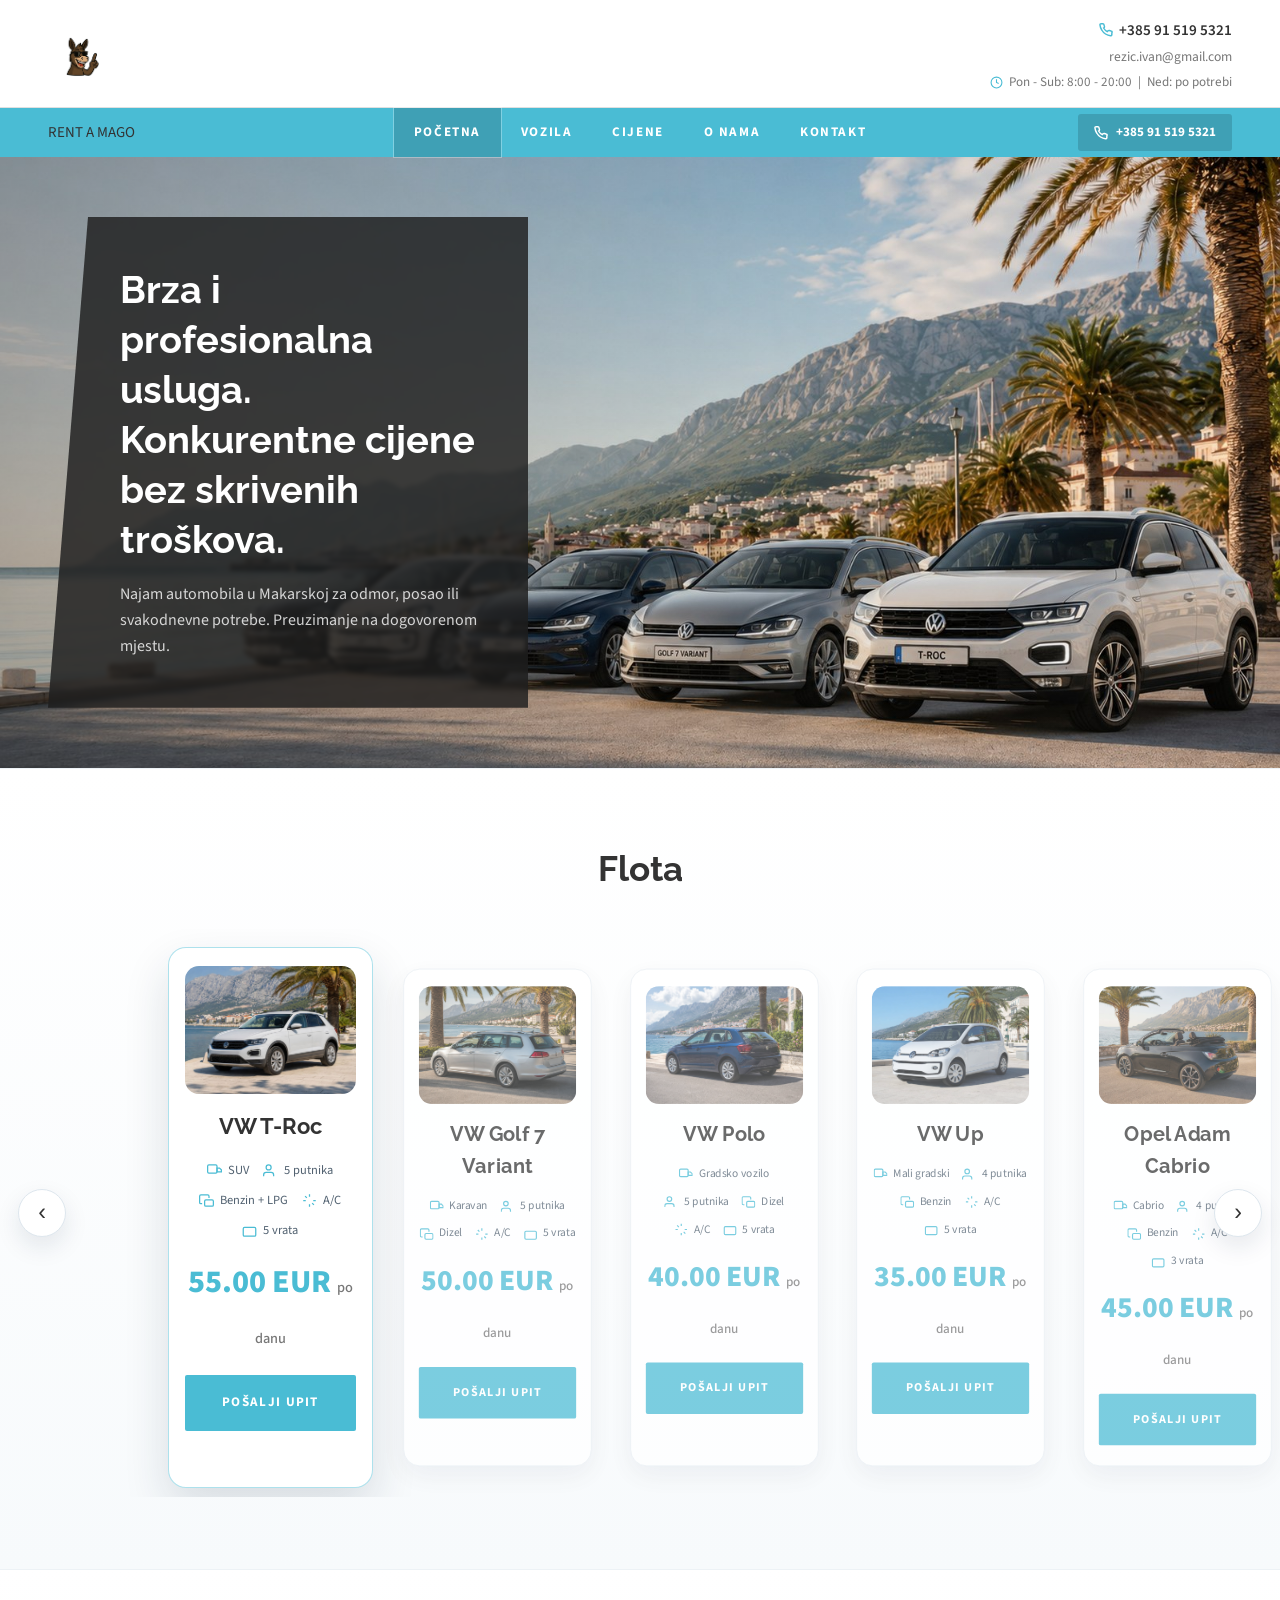
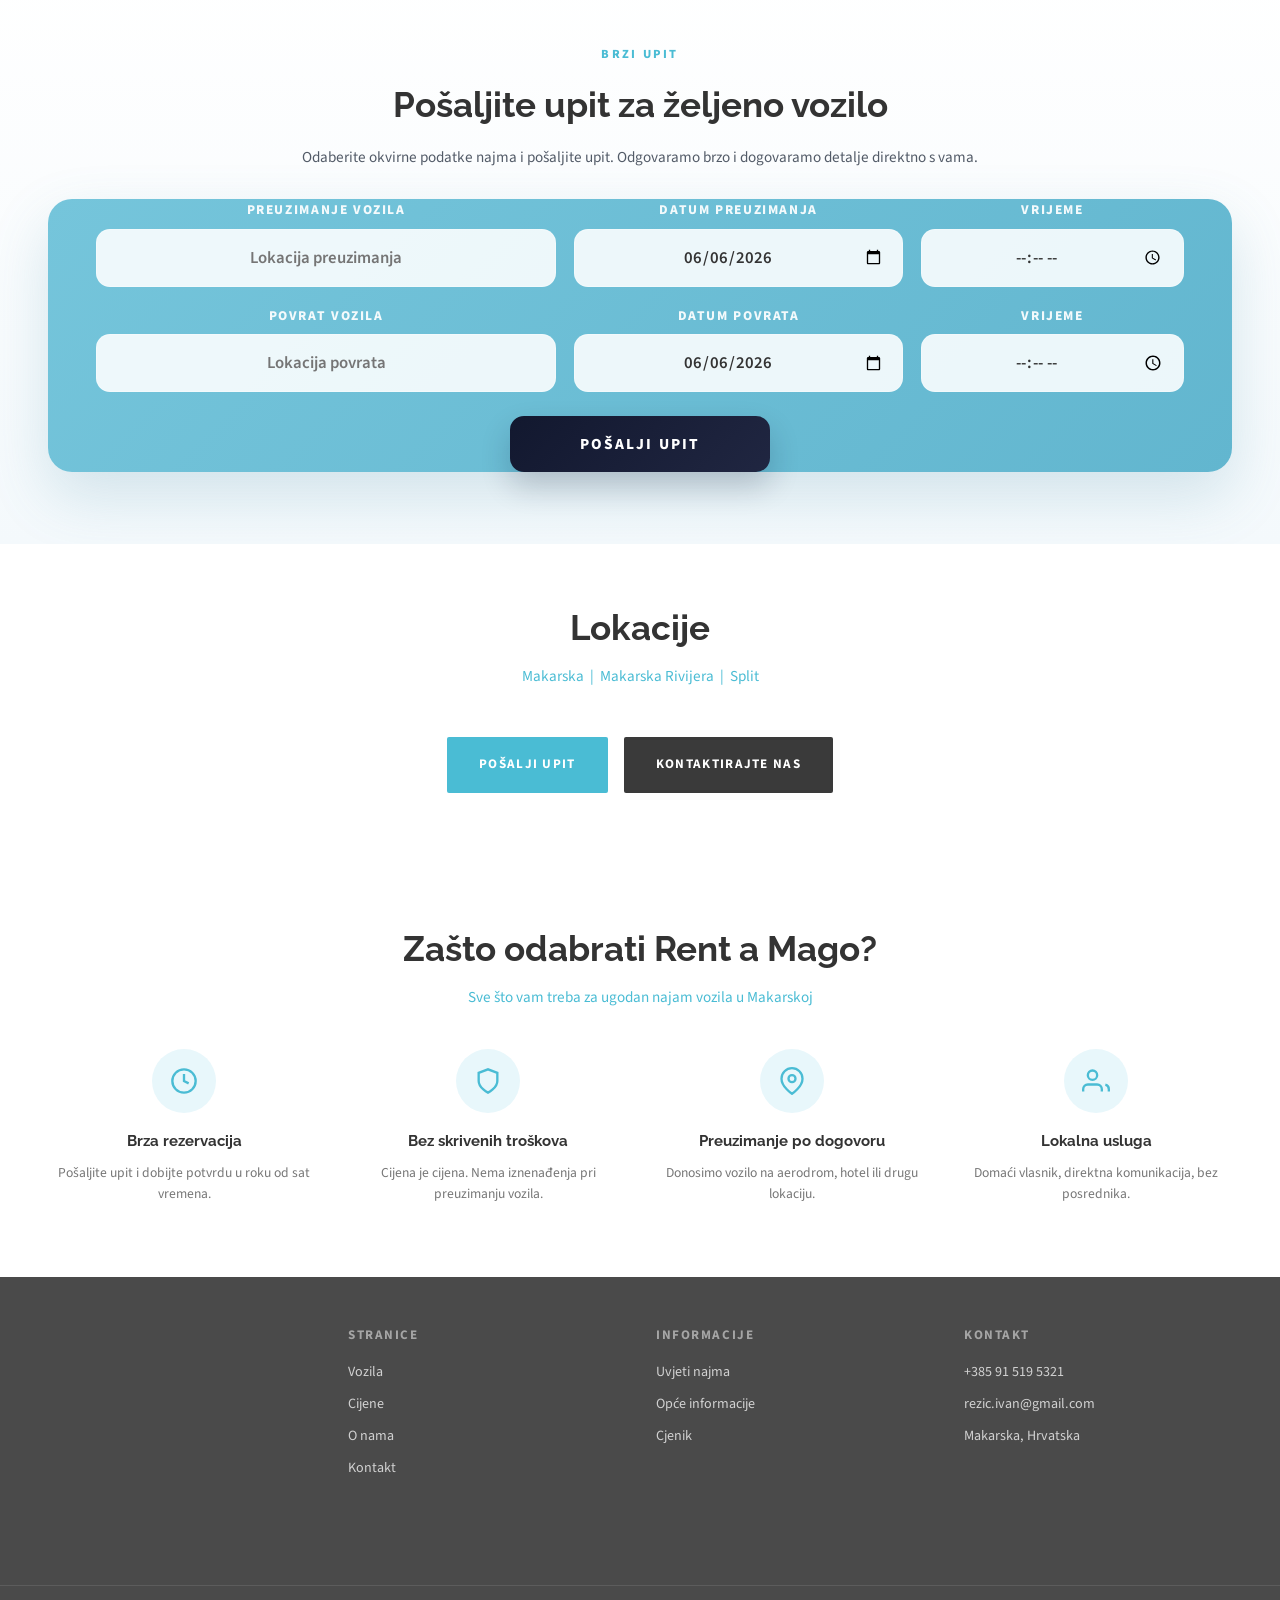
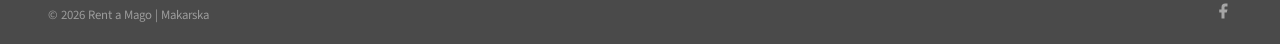
<file: index.html>
<!DOCTYPE html>
<html lang="hr">
<head>
<meta charset="UTF-8">
<meta name="viewport" content="width=device-width, initial-scale=1.0, maximum-scale=1.0, user-scalable=no">
<title>Rent a Car Makarska | Rent a Mago</title>
<meta name="description" content="Povoljni najam automobila u Makarskoj i na Makarskoj rivijeri. VW T-Roc, Golf Variant, Polo, Up i Opel Adam Cabrio. Pošaljite upit odmah.">
<link rel="preconnect" href="https://fonts.googleapis.com">
<link rel="preconnect" href="https://fonts.gstatic.com" crossorigin>
<link href="https://fonts.googleapis.com/css2?family=Raleway:wght@700;800&family=Source+Sans+3:wght@400;600;700&display=swap" rel="stylesheet">
<link rel="stylesheet" href="style.css">
<link rel="icon" type="image/png" href="favicon.png">
<link rel="shortcut icon" href="favicon.ico">
</head>
<body>

<!-- TOP HEADER -->
<div class="top-header">
  <div class="top-header-inner">
    <a href="index.html" class="logo-wrap">
      <img src="[data-uri]" alt="Rent a Mago" class="logo-img">
    </a>
    <div class="header-contact">
      <div class="header-phones">
        <span class="header-phone">
          <svg width="14" height="14" viewBox="0 0 24 24" fill="none" stroke="currentColor" stroke-width="2.5"><path d="M22 16.92v3a2 2 0 0 1-2.18 2 19.79 19.79 0 0 1-8.63-3.07A19.5 19.5 0 0 1 4.69 12a19.79 19.79 0 0 1-3.07-8.67A2 2 0 0 1 3.6 1.27h3a2 2 0 0 1 2 1.72c.127.96.361 1.903.7 2.81a2 2 0 0 1-.45 2.11L7.91 8.56a16 16 0 0 0 6.29 6.29l1.46-1.47a2 2 0 0 1 2.11-.45c.907.339 1.85.573 2.81.7A2 2 0 0 1 22 16.92z"/></svg>
          +385 91 519 5321
        </span>
      </div>
      <span class="header-email">rezic.ivan@gmail.com</span>
      <span class="header-hours">
        <svg width="13" height="13" viewBox="0 0 24 24" fill="none" stroke="currentColor" stroke-width="2"><circle cx="12" cy="12" r="10"/><polyline points="12 6 12 12 16 14"/></svg>
        Pon - Sub: 8:00 - 20:00 &nbsp;|&nbsp; Ned: po potrebi
      </span>
    </div>
  </div>
</div>

<!-- NAVBAR -->
<nav class="navbar" id="navbar">
  <div class="navbar-inner">
    <a href="index.html" class="mobile-brand">RENT A MAGO</a>
    <ul class="nav-links" id="navLinks">
      <li><a href="index.html" class="nav-link active">Početna</a></li>
      <li><a href="vozila.html" class="nav-link">Vozila</a></li>
      <li><a href="cijene.html" class="nav-link">Cijene</a></li>
      <li><a href="o-nama.html" class="nav-link">O nama</a></li>
      <li><a href="kontakt.html" class="nav-link">Kontakt</a></li>
    </ul>
    <a href="tel:+385915195321" class="nav-phone-pill">
      <svg width="14" height="14" viewBox="0 0 24 24" fill="none" stroke="currentColor" stroke-width="2.5"><path d="M22 16.92v3a2 2 0 0 1-2.18 2 19.79 19.79 0 0 1-8.63-3.07A19.5 19.5 0 0 1 4.69 12a19.79 19.79 0 0 1-3.07-8.67A2 2 0 0 1 3.6 1.27h3a2 2 0 0 1 2 1.72c.127.96.361 1.903.7 2.81a2 2 0 0 1-.45 2.11L7.91 8.56a16 16 0 0 0 6.29 6.29l1.46-1.47a2 2 0 0 1 2.11-.45c.907.339 1.85.573 2.81.7A2 2 0 0 1 22 16.92z"/></svg>
      +385 91 519 5321
    </a>
    <button class="burger" id="burger" aria-label="Menu"><span></span><span></span><span></span></button>
  </div>
</nav>

<!-- HERO -->
<section class="hero">
  <div class="hero-img-placeholder"></div>
  <div class="hero-bg"></div>
  <div class="hero-inner">
    <div class="hero-panel">
      <h1>Brza i profesionalna usluga. Konkurentne cijene bez skrivenih troškova.</h1>
      <p>Najam automobila u Makarskoj za odmor, posao ili svakodnevne potrebe. Preuzimanje na dogovorenom mjestu.</p>
    </div>
  </div>
</section>

<!-- FLEET CAROUSEL -->
<section class="fleet-section">
  <div class="container">
    <h2 class="section-title" style="margin-bottom:32px">Flota</h2>
  </div>
  <div class="fleet-carousel" id="fleetCarousel">
    <div class="fleet-track" id="fleetTrack">

      
      <div class="fleet-card">
        <div class="fleet-car-img">
          <img src="images/troc-1.jpg" alt="VW T-Roc">
        </div>
        <h3>VW T-Roc</h3>
        <div class="fleet-specs">
          <span class="fleet-spec"><svg width="15" height="15" viewBox="0 0 24 24" fill="none" stroke="currentColor" stroke-width="2"><rect x="1" y="3" width="15" height="13" rx="2"/><path d="M16 8h4l3 3v3h-7V8z"/></svg> SUV</span>
          <span class="fleet-spec"><svg width="15" height="15" viewBox="0 0 24 24" fill="none" stroke="currentColor" stroke-width="2"><path d="M17 21v-2a4 4 0 0 0-4-4H5a4 4 0 0 0-4 4v2"/><circle cx="9" cy="7" r="4"/></svg> 5 putnika</span>
          <span class="fleet-spec"><svg width="15" height="15" viewBox="0 0 24 24" fill="none" stroke="currentColor" stroke-width="2"><path d="M5 17H3a2 2 0 0 1-2-2V5a2 2 0 0 1 2-2h11a2 2 0 0 1 2 2v3"/><rect x="9" y="11" width="14" height="10" rx="2"/></svg> Benzin + LPG</span>
          <span class="fleet-spec"><svg width="15" height="15" viewBox="0 0 24 24" fill="none" stroke="currentColor" stroke-width="2"><path d="M12 2v4M12 18v4M4.93 4.93l2.83 2.83M16.24 16.24l2.83 2.83M2 12h4M18 12h4"/></svg> A/C</span>
          <span class="fleet-spec"><svg width="15" height="15" viewBox="0 0 24 24" fill="none" stroke="currentColor" stroke-width="2"><rect x="2" y="7" width="20" height="14" rx="2"/></svg> 5 vrata</span>
        </div>
        <div class="fleet-price">
          <div class="fleet-price-new">55.00 EUR <span>po danu</span></div>
        </div>
        <a href="kontakt.html" class="btn-primary" style="padding:12px 48px">Pošalji upit</a>
      </div>

      <div class="fleet-card">
        <div class="fleet-car-img">
          <img src="images/golf-1.jpg" alt="VW Golf 7 Variant">
        </div>
        <h3>VW Golf 7 Variant</h3>
        <div class="fleet-specs">
          <span class="fleet-spec"><svg width="15" height="15" viewBox="0 0 24 24" fill="none" stroke="currentColor" stroke-width="2"><rect x="1" y="3" width="15" height="13" rx="2"/><path d="M16 8h4l3 3v3h-7V8z"/></svg> Karavan</span>
          <span class="fleet-spec"><svg width="15" height="15" viewBox="0 0 24 24" fill="none" stroke="currentColor" stroke-width="2"><path d="M17 21v-2a4 4 0 0 0-4-4H5a4 4 0 0 0-4 4v2"/><circle cx="9" cy="7" r="4"/></svg> 5 putnika</span>
          <span class="fleet-spec"><svg width="15" height="15" viewBox="0 0 24 24" fill="none" stroke="currentColor" stroke-width="2"><path d="M5 17H3a2 2 0 0 1-2-2V5a2 2 0 0 1 2-2h11a2 2 0 0 1 2 2v3"/><rect x="9" y="11" width="14" height="10" rx="2"/></svg> Dizel</span>
          <span class="fleet-spec"><svg width="15" height="15" viewBox="0 0 24 24" fill="none" stroke="currentColor" stroke-width="2"><path d="M12 2v4M12 18v4M4.93 4.93l2.83 2.83M16.24 16.24l2.83 2.83M2 12h4M18 12h4"/></svg> A/C</span>
          <span class="fleet-spec"><svg width="15" height="15" viewBox="0 0 24 24" fill="none" stroke="currentColor" stroke-width="2"><rect x="2" y="7" width="20" height="14" rx="2"/></svg> 5 vrata</span>
        </div>
        <div class="fleet-price">
          <div class="fleet-price-new">50.00 EUR <span>po danu</span></div>
        </div>
        <a href="kontakt.html" class="btn-primary" style="padding:12px 48px">Pošalji upit</a>
      </div>

      <div class="fleet-card">
        <div class="fleet-car-img">
          <img src="images/polo-1.jpg" alt="VW Polo">
        </div>
        <h3>VW Polo</h3>
        <div class="fleet-specs">
          <span class="fleet-spec"><svg width="15" height="15" viewBox="0 0 24 24" fill="none" stroke="currentColor" stroke-width="2"><rect x="1" y="3" width="15" height="13" rx="2"/><path d="M16 8h4l3 3v3h-7V8z"/></svg> Gradsko vozilo</span>
          <span class="fleet-spec"><svg width="15" height="15" viewBox="0 0 24 24" fill="none" stroke="currentColor" stroke-width="2"><path d="M17 21v-2a4 4 0 0 0-4-4H5a4 4 0 0 0-4 4v2"/><circle cx="9" cy="7" r="4"/></svg> 5 putnika</span>
          <span class="fleet-spec"><svg width="15" height="15" viewBox="0 0 24 24" fill="none" stroke="currentColor" stroke-width="2"><path d="M5 17H3a2 2 0 0 1-2-2V5a2 2 0 0 1 2-2h11a2 2 0 0 1 2 2v3"/><rect x="9" y="11" width="14" height="10" rx="2"/></svg> Dizel</span>
          <span class="fleet-spec"><svg width="15" height="15" viewBox="0 0 24 24" fill="none" stroke="currentColor" stroke-width="2"><path d="M12 2v4M12 18v4M4.93 4.93l2.83 2.83M16.24 16.24l2.83 2.83M2 12h4M18 12h4"/></svg> A/C</span>
          <span class="fleet-spec"><svg width="15" height="15" viewBox="0 0 24 24" fill="none" stroke="currentColor" stroke-width="2"><rect x="2" y="7" width="20" height="14" rx="2"/></svg> 5 vrata</span>
        </div>
        <div class="fleet-price">
          <div class="fleet-price-new">40.00 EUR <span>po danu</span></div>
        </div>
        <a href="kontakt.html" class="btn-primary" style="padding:12px 48px">Pošalji upit</a>
      </div>

      <div class="fleet-card">
        <div class="fleet-car-img">
          <img src="images/up-1.jpg" alt="VW Up">
        </div>
        <h3>VW Up</h3>
        <div class="fleet-specs">
          <span class="fleet-spec"><svg width="15" height="15" viewBox="0 0 24 24" fill="none" stroke="currentColor" stroke-width="2"><rect x="1" y="3" width="15" height="13" rx="2"/><path d="M16 8h4l3 3v3h-7V8z"/></svg> Mali gradski</span>
          <span class="fleet-spec"><svg width="15" height="15" viewBox="0 0 24 24" fill="none" stroke="currentColor" stroke-width="2"><path d="M17 21v-2a4 4 0 0 0-4-4H5a4 4 0 0 0-4 4v2"/><circle cx="9" cy="7" r="4"/></svg> 4 putnika</span>
          <span class="fleet-spec"><svg width="15" height="15" viewBox="0 0 24 24" fill="none" stroke="currentColor" stroke-width="2"><path d="M5 17H3a2 2 0 0 1-2-2V5a2 2 0 0 1 2-2h11a2 2 0 0 1 2 2v3"/><rect x="9" y="11" width="14" height="10" rx="2"/></svg> Benzin</span>
          <span class="fleet-spec"><svg width="15" height="15" viewBox="0 0 24 24" fill="none" stroke="currentColor" stroke-width="2"><path d="M12 2v4M12 18v4M4.93 4.93l2.83 2.83M16.24 16.24l2.83 2.83M2 12h4M18 12h4"/></svg> A/C</span>
          <span class="fleet-spec"><svg width="15" height="15" viewBox="0 0 24 24" fill="none" stroke="currentColor" stroke-width="2"><rect x="2" y="7" width="20" height="14" rx="2"/></svg> 5 vrata</span>
        </div>
        <div class="fleet-price">
          <div class="fleet-price-new">35.00 EUR <span>po danu</span></div>
        </div>
        <a href="kontakt.html" class="btn-primary" style="padding:12px 48px">Pošalji upit</a>
      </div>

      <div class="fleet-card">
        <div class="fleet-car-img">
          <img src="images/adam-1.jpg" alt="Opel Adam Cabrio">
        </div>
        <h3>Opel Adam Cabrio</h3>
        <div class="fleet-specs">
          <span class="fleet-spec"><svg width="15" height="15" viewBox="0 0 24 24" fill="none" stroke="currentColor" stroke-width="2"><rect x="1" y="3" width="15" height="13" rx="2"/><path d="M16 8h4l3 3v3h-7V8z"/></svg> Cabrio</span>
          <span class="fleet-spec"><svg width="15" height="15" viewBox="0 0 24 24" fill="none" stroke="currentColor" stroke-width="2"><path d="M17 21v-2a4 4 0 0 0-4-4H5a4 4 0 0 0-4 4v2"/><circle cx="9" cy="7" r="4"/></svg> 4 putnika</span>
          <span class="fleet-spec"><svg width="15" height="15" viewBox="0 0 24 24" fill="none" stroke="currentColor" stroke-width="2"><path d="M5 17H3a2 2 0 0 1-2-2V5a2 2 0 0 1 2-2h11a2 2 0 0 1 2 2v3"/><rect x="9" y="11" width="14" height="10" rx="2"/></svg> Benzin</span>
          <span class="fleet-spec"><svg width="15" height="15" viewBox="0 0 24 24" fill="none" stroke="currentColor" stroke-width="2"><path d="M12 2v4M12 18v4M4.93 4.93l2.83 2.83M16.24 16.24l2.83 2.83M2 12h4M18 12h4"/></svg> A/C</span>
          <span class="fleet-spec"><svg width="15" height="15" viewBox="0 0 24 24" fill="none" stroke="currentColor" stroke-width="2"><rect x="2" y="7" width="20" height="14" rx="2"/></svg> 3 vrata</span>
        </div>
        <div class="fleet-price">
          <div class="fleet-price-new">45.00 EUR <span>po danu</span></div>
        </div>
        <a href="kontakt.html" class="btn-primary" style="padding:12px 48px">Pošalji upit</a>
      </div>



    </div>
    <button class="fleet-nav fleet-prev" id="fleetPrev">&#8249;</button>
    <button class="fleet-nav fleet-next" id="fleetNext">&#8250;</button>
  </div>
</section>

<!-- INQUIRY SECTION -->
<section class="booking-bar inquiry-section">
  <div class="container">
    <div class="inquiry-header">
      <span class="inquiry-kicker">Brzi upit</span>
      <h2 class="section-title">Pošaljite upit za željeno vozilo</h2>
      <p class="section-sub">Odaberite okvirne podatke najma i pošaljite upit. Odgovaramo brzo i dogovaramo detalje direktno s vama.</p>
    </div>
    <div class="booking-bar-inner inquiry-card">
      <div class="booking-group booking-group-wide">
        <label>Preuzimanje vozila</label>
        <input type="text" placeholder="Lokacija preuzimanja">
      </div>
      <div class="booking-group">
        <label>Datum preuzimanja</label>
        <input type="date" value="2026-06-06">
      </div>
      <div class="booking-group booking-group-time">
        <label>Vrijeme</label>
        <input type="time" placeholder="Vrijeme">
      </div>
      <div class="booking-group booking-group-wide">
        <label>Povrat vozila</label>
        <input type="text" placeholder="Lokacija povrata">
      </div>
      <div class="booking-group">
        <label>Datum povrata</label>
        <input type="date" value="2026-06-06">
      </div>
      <div class="booking-group booking-group-time">
        <label>Vrijeme</label>
        <input type="time" placeholder="Vrijeme">
      </div>
      <div class="booking-action-wrap">
        <a href="kontakt.html" class="btn-book">Pošalji upit</a>
      </div>
    </div>
  </div>
</section>



<!-- LOCATION SECTION -->
<section class="location-section">
  <div class="container">
    <h2 class="section-title">Lokacije</h2>
    <p class="section-sub">Makarska &nbsp;|&nbsp; Makarska Rivijera &nbsp;|&nbsp; Split</p>
    <div class="location-btns">
      <a href="kontakt.html" class="btn-primary">Pošalji upit</a>
      <a href="kontakt.html" class="btn-secondary">Kontaktirajte nas</a>
    </div>
  </div>
</section>



<!-- FEATURES -->
<section class="section section-light">
  <div class="container">
    <h2 class="section-title">Zašto odabrati Rent a Mago?</h2>
    <p class="section-sub" style="margin-bottom:40px">Sve što vam treba za ugodan najam vozila u Makarskoj</p>
    <div class="features-grid">
      <div class="feature-card">
        <div class="feature-icon"><svg width="28" height="28" viewBox="0 0 24 24" fill="none" stroke="currentColor" stroke-width="2"><circle cx="12" cy="12" r="10"/><polyline points="12 6 12 12 16 14"/></svg></div>
        <h4>Brza rezervacija</h4>
        <p>Pošaljite upit i dobijte potvrdu u roku od sat vremena.</p>
      </div>
      <div class="feature-card">
        <div class="feature-icon"><svg width="28" height="28" viewBox="0 0 24 24" fill="none" stroke="currentColor" stroke-width="2"><path d="M12 22s8-4 8-10V5l-8-3-8 3v7c0 6 8 10 8 10z"/></svg></div>
        <h4>Bez skrivenih troškova</h4>
        <p>Cijena je cijena. Nema iznenađenja pri preuzimanju vozila.</p>
      </div>
      <div class="feature-card">
        <div class="feature-icon"><svg width="28" height="28" viewBox="0 0 24 24" fill="none" stroke="currentColor" stroke-width="2"><path d="M21 10c0 7-9 13-9 13s-9-6-9-13a9 9 0 0 1 18 0z"/><circle cx="12" cy="10" r="3"/></svg></div>
        <h4>Preuzimanje po dogovoru</h4>
        <p>Donosimo vozilo na aerodrom, hotel ili drugu lokaciju.</p>
      </div>
      <div class="feature-card">
        <div class="feature-icon"><svg width="28" height="28" viewBox="0 0 24 24" fill="none" stroke="currentColor" stroke-width="2"><path d="M17 21v-2a4 4 0 0 0-4-4H5a4 4 0 0 0-4 4v2"/><circle cx="9" cy="7" r="4"/><path d="M23 21v-2a4 4 0 0 0-3-3.87"/></svg></div>
        <h4>Lokalna usluga</h4>
        <p>Domaći vlasnik, direktna komunikacija, bez posrednika.</p>
      </div>
    </div>
  </div>
</section>

<!-- FOOTER -->
<footer class="footer">
  <div class="footer-inner">
    <div class="footer-brand">
      <img src="[data-uri]" alt="Rent a Mago" class="footer-logo-img">
    </div>
    <div class="footer-col">
      <h5>Stranice</h5>
      <ul>
        <li><a href="vozila.html">Vozila</a></li>
        <li><a href="cijene.html">Cijene</a></li>
        <li><a href="o-nama.html">O nama</a></li>
        <li><a href="kontakt.html">Kontakt</a></li>
      </ul>
    </div>
    <div class="footer-col">
      <h5>Informacije</h5>
      <ul>
        <li><a href="kontakt.html">Uvjeti najma</a></li>
        <li><a href="kontakt.html">Opće informacije</a></li>
        <li><a href="cijene.html">Cjenik</a></li>
      </ul>
    </div>
    <div class="footer-col">
      <h5>Kontakt</h5>
      <ul>
        <li><a href="tel:+385915195321">+385 91 519 5321</a></li>
        <li><a href="mailto:rezic.ivan@gmail.com">rezic.ivan@gmail.com</a></li>
        <li><a href="#">Makarska, Hrvatska</a></li>
      </ul>
    </div>
  </div>
  <div class="footer-bottom">
    <span class="footer-copy">&copy; 2026 Rent a Mago | Makarska</span>
    <div class="footer-social">
      <a href="#" aria-label="Facebook"><svg width="18" height="18" viewBox="0 0 24 24" fill="currentColor"><path d="M18 2h-3a5 5 0 0 0-5 5v3H7v4h3v8h4v-8h3l1-4h-4V7a1 1 0 0 1 1-1h3z"/></svg></a>
    </div>
  </div>
</footer>

<!-- MOBILE BAR -->
<div class="mobile-bar">
  <a href="tel:+385915195321"><svg width="16" height="16" viewBox="0 0 24 24" fill="none" stroke="currentColor" stroke-width="2.5"><path d="M22 16.92v3a2 2 0 0 1-2.18 2 19.79 19.79 0 0 1-8.63-3.07A19.5 19.5 0 0 1 4.69 12a19.79 19.79 0 0 1-3.07-8.67A2 2 0 0 1 3.6 1.27h3a2 2 0 0 1 2 1.72c.127.96.361 1.903.7 2.81a2 2 0 0 1-.45 2.11L7.91 8.56a16 16 0 0 0 6.29 6.29l1.46-1.47a2 2 0 0 1 2.11-.45c.907.339 1.85.573 2.81.7A2 2 0 0 1 22 16.92z"/></svg> Nazovi</a>
  <a href="kontakt.html"><svg width="16" height="16" viewBox="0 0 24 24" fill="none" stroke="currentColor" stroke-width="2.5"><path d="M21 15a2 2 0 0 1-2 2H7l-4 4V5a2 2 0 0 1 2-2h14a2 2 0 0 1 2 2z"/></svg> Upit</a>
</div>

<script src="main.js"></script>
</body>
</html>
</file>
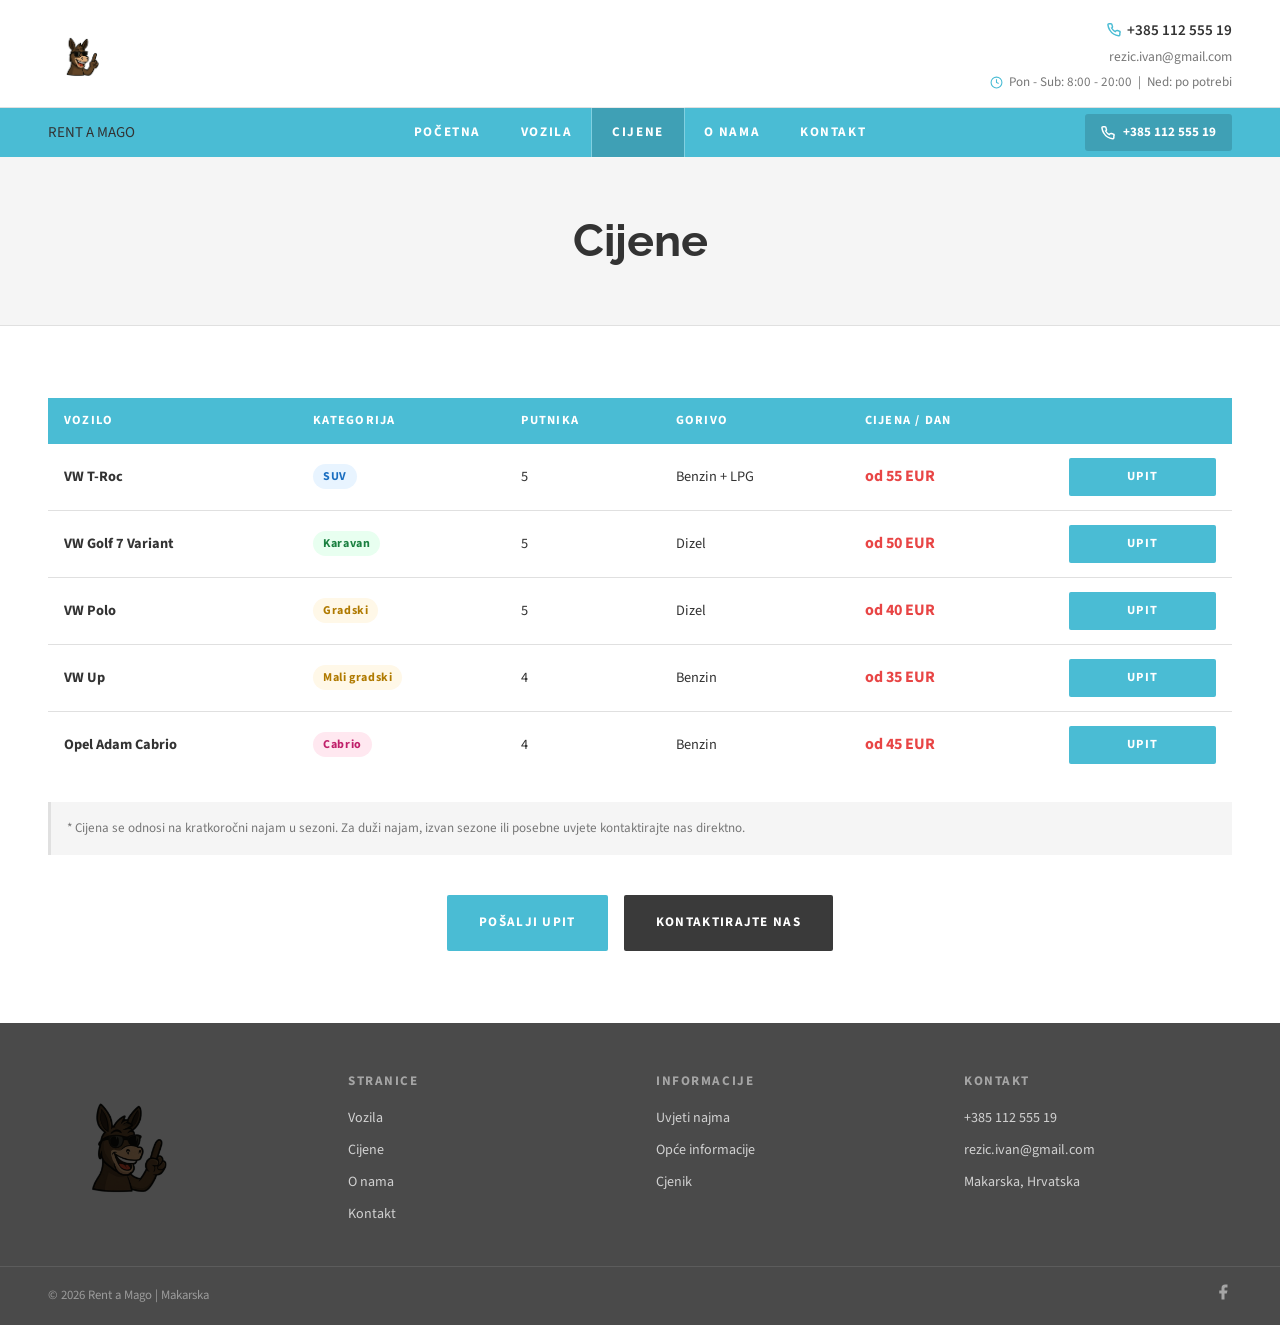
<file: cijene.html>
<!DOCTYPE html>
<html lang="hr">
<head>
<meta charset="UTF-8">
<meta name="viewport" content="width=device-width, initial-scale=1.0, maximum-scale=1.0, user-scalable=no">
<title>Cijene | Rent a Mago Makarska</title>
<link rel="preconnect" href="https://fonts.googleapis.com">
<link rel="preconnect" href="https://fonts.gstatic.com" crossorigin>
<link href="https://fonts.googleapis.com/css2?family=Raleway:wght@700;800&family=Source+Sans+3:wght@400;600;700&display=swap" rel="stylesheet">
<link rel="stylesheet" href="style.css">
<link rel="icon" type="image/png" href="favicon.png">
<link rel="shortcut icon" href="favicon.ico">
<style>
/* TABLE — desktop only */
.prices-table { width:100%; border-collapse:collapse; font-size:0.9rem; }
.prices-table th { background:var(--blue); color:var(--white); padding:13px 16px; text-align:left; font-size:0.78rem; letter-spacing:0.1em; text-transform:uppercase; font-weight:700; }
.prices-table td { padding:14px 16px; border-bottom:1px solid var(--border); vertical-align:middle; }
.prices-table tr:last-child td { border-bottom:none; }
.prices-table tr:hover td { background:var(--blue-light); }
.prices-table .price-col { font-weight:700; color:var(--red); font-size:1rem; }

/* CARDS — mobile only, hidden on desktop */
.price-cards { display:none; flex-direction:column; gap:12px; }
.price-card {
  border:1px solid var(--border); border-radius:6px;
  overflow:hidden; background:var(--white);
  box-shadow:0 1px 4px rgba(0,0,0,0.06);
}
.price-card-header {
  background:var(--blue); padding:12px 16px;
  display:flex; align-items:center; justify-content:space-between; gap:8px;
}
.price-card-header h3 { color:var(--white); font-size:0.95rem; font-weight:700; margin:0; }
.price-card-body {
  padding:14px 16px;
  display:grid; grid-template-columns:1fr 1fr; gap:8px 16px;
}
.price-card-row { display:flex; flex-direction:column; gap:2px; }
.price-card-label { font-size:0.7rem; text-transform:uppercase; letter-spacing:0.08em; color:var(--text-muted); font-weight:700; }
.price-card-val { font-size:0.9rem; color:var(--text); }
.price-card-footer {
  border-top:1px solid var(--border);
  padding:12px 16px;
  display:flex; align-items:center; justify-content:space-between;
}
.price-card-price { font-size:1.3rem; font-weight:700; color:var(--red); }
.price-card-price small { font-size:0.75rem; color:var(--text-muted); font-weight:400; }

/* BADGES */
.type-badge { display:inline-block; padding:3px 10px; border-radius:20px; font-size:0.75rem; font-weight:700; letter-spacing:0.05em; }
.badge-suv { background:#e8f4ff; color:#1a6ec0; }
.badge-karavan { background:#e8fff0; color:#1a8040; }
.badge-gradski { background:#fff8e8; color:#b07a00; }
.badge-cabrio { background:#ffe8f0; color:#c0206a; }

@media (max-width: 640px) {
  .prices-table { display:none; }
  .price-cards { display:flex; }
}
</style>
</head>
<body>
<div class="top-header">
  <div class="top-header-inner">
    <a href="index.html" class="logo-wrap"><img src="[data-uri]" alt="Rent a Mago" class="logo-img"></a>
    <div class="header-contact">
      <div class="header-phones"><span class="header-phone"><svg width="14" height="14" viewBox="0 0 24 24" fill="none" stroke="currentColor" stroke-width="2.5"><path d="M22 16.92v3a2 2 0 0 1-2.18 2 19.79 19.79 0 0 1-8.63-3.07A19.5 19.5 0 0 1 4.69 12a19.79 19.79 0 0 1-3.07-8.67A2 2 0 0 1 3.6 1.27h3a2 2 0 0 1 2 1.72c.127.96.361 1.903.7 2.81a2 2 0 0 1-.45 2.11L7.91 8.56a16 16 0 0 0 6.29 6.29l1.46-1.47a2 2 0 0 1 2.11-.45c.907.339 1.85.573 2.81.7A2 2 0 0 1 22 16.92z"/></svg> +385 112 555 19</span></div>
      <span class="header-email">rezic.ivan@gmail.com</span>
      <span class="header-hours"><svg width="13" height="13" viewBox="0 0 24 24" fill="none" stroke="currentColor" stroke-width="2"><circle cx="12" cy="12" r="10"/><polyline points="12 6 12 12 16 14"/></svg> Pon - Sub: 8:00 - 20:00 &nbsp;|&nbsp; Ned: po potrebi</span>
    </div>
  </div>
</div>
<nav class="navbar" id="navbar">
  <div class="navbar-inner">
    <a href="index.html" class="mobile-brand">RENT A MAGO</a>
    <ul class="nav-links" id="navLinks">
      <li><a href="index.html" class="nav-link">Početna</a></li>
      <li><a href="vozila.html" class="nav-link">Vozila</a></li>
      <li><a href="cijene.html" class="nav-link active">Cijene</a></li>
      <li><a href="o-nama.html" class="nav-link">O nama</a></li>
      <li><a href="kontakt.html" class="nav-link">Kontakt</a></li>
    </ul>
    <a href="tel:+38511255519" class="nav-phone-pill"><svg width="14" height="14" viewBox="0 0 24 24" fill="none" stroke="currentColor" stroke-width="2.5"><path d="M22 16.92v3a2 2 0 0 1-2.18 2 19.79 19.79 0 0 1-8.63-3.07A19.5 19.5 0 0 1 4.69 12a19.79 19.79 0 0 1-3.07-8.67A2 2 0 0 1 3.6 1.27h3a2 2 0 0 1 2 1.72c.127.96.361 1.903.7 2.81a2 2 0 0 1-.45 2.11L7.91 8.56a16 16 0 0 0 6.29 6.29l1.46-1.47a2 2 0 0 1 2.11-.45c.907.339 1.85.573 2.81.7A2 2 0 0 1 22 16.92z"/></svg> +385 112 555 19</a>
    <button class="burger" id="burger" aria-label="Menu"><span></span><span></span><span></span></button>
  </div>
</nav>
<div class="page-hero"><div class="container"><h1>Cijene</h1></div></div>
<section class="section section-light">
  <div class="container">
    <table class="prices-table">
      <thead>
        <tr>
          <th>Vozilo</th>
          <th>Kategorija</th>
          <th>Putnika</th>
          <th>Gorivo</th>
          <th>Cijena / dan</th>
          <th></th>
        </tr>
      </thead>
      <tbody>
        <tr>
          <td><strong>VW T-Roc</strong></td>
          <td><span class="type-badge badge-suv">SUV</span></td>
          <td>5</td>
          <td>Benzin + LPG</td>
          <td class="price-col">od 55 EUR</td>
          <td><a href="kontakt.html" class="btn-upit" style="width:auto;padding:9px 20px">Upit</a></td>
        </tr>
        <tr>
          <td><strong>VW Golf 7 Variant</strong></td>
          <td><span class="type-badge badge-karavan">Karavan</span></td>
          <td>5</td>
          <td>Dizel</td>
          <td class="price-col">od 50 EUR</td>
          <td><a href="kontakt.html" class="btn-upit" style="width:auto;padding:9px 20px">Upit</a></td>
        </tr>
        <tr>
          <td><strong>VW Polo</strong></td>
          <td><span class="type-badge badge-gradski">Gradski</span></td>
          <td>5</td>
          <td>Dizel</td>
          <td class="price-col">od 40 EUR</td>
          <td><a href="kontakt.html" class="btn-upit" style="width:auto;padding:9px 20px">Upit</a></td>
        </tr>
        <tr>
          <td><strong>VW Up</strong></td>
          <td><span class="type-badge badge-gradski">Mali gradski</span></td>
          <td>4</td>
          <td>Benzin</td>
          <td class="price-col">od 35 EUR</td>
          <td><a href="kontakt.html" class="btn-upit" style="width:auto;padding:9px 20px">Upit</a></td>
        </tr>
        <tr>
          <td><strong>Opel Adam Cabrio</strong></td>
          <td><span class="type-badge badge-cabrio">Cabrio</span></td>
          <td>4</td>
          <td>Benzin</td>
          <td class="price-col">od 45 EUR</td>
          <td><a href="kontakt.html" class="btn-upit" style="width:auto;padding:9px 20px">Upit</a></td>
        </tr>
      </tbody>
    </table>
    <!-- MOBILE CARDS (hidden on desktop, visible on mobile) -->
    <div class="price-cards">

      <div class="price-card">
        <div class="price-card-header">
          <h3>VW T-Roc</h3>
          <span class="type-badge badge-suv">SUV</span>
        </div>
        <div class="price-card-body">
          <div class="price-card-row"><span class="price-card-label">Putnici</span><span class="price-card-val">5</span></div>
          <div class="price-card-row"><span class="price-card-label">Gorivo</span><span class="price-card-val">Benzin + LPG</span></div>
        </div>
        <div class="price-card-footer">
          <div class="price-card-price">od 55 EUR <small>/ dan</small></div>
          <a href="kontakt.html" class="btn-upit" style="width:auto;padding:10px 20px">Upit</a>
        </div>
      </div>

      <div class="price-card">
        <div class="price-card-header">
          <h3>VW Golf 7 Variant</h3>
          <span class="type-badge badge-karavan">Karavan</span>
        </div>
        <div class="price-card-body">
          <div class="price-card-row"><span class="price-card-label">Putnici</span><span class="price-card-val">5</span></div>
          <div class="price-card-row"><span class="price-card-label">Gorivo</span><span class="price-card-val">Dizel</span></div>
        </div>
        <div class="price-card-footer">
          <div class="price-card-price">od 50 EUR <small>/ dan</small></div>
          <a href="kontakt.html" class="btn-upit" style="width:auto;padding:10px 20px">Upit</a>
        </div>
      </div>

      <div class="price-card">
        <div class="price-card-header">
          <h3>VW Polo</h3>
          <span class="type-badge badge-gradski">Gradski</span>
        </div>
        <div class="price-card-body">
          <div class="price-card-row"><span class="price-card-label">Putnici</span><span class="price-card-val">5</span></div>
          <div class="price-card-row"><span class="price-card-label">Gorivo</span><span class="price-card-val">Dizel</span></div>
        </div>
        <div class="price-card-footer">
          <div class="price-card-price">od 40 EUR <small>/ dan</small></div>
          <a href="kontakt.html" class="btn-upit" style="width:auto;padding:10px 20px">Upit</a>
        </div>
      </div>

      <div class="price-card">
        <div class="price-card-header">
          <h3>VW Up</h3>
          <span class="type-badge badge-gradski">Mali gradski</span>
        </div>
        <div class="price-card-body">
          <div class="price-card-row"><span class="price-card-label">Putnici</span><span class="price-card-val">4</span></div>
          <div class="price-card-row"><span class="price-card-label">Gorivo</span><span class="price-card-val">Benzin</span></div>
        </div>
        <div class="price-card-footer">
          <div class="price-card-price">od 35 EUR <small>/ dan</small></div>
          <a href="kontakt.html" class="btn-upit" style="width:auto;padding:10px 20px">Upit</a>
        </div>
      </div>

      <div class="price-card">
        <div class="price-card-header">
          <h3>Opel Adam Cabrio</h3>
          <span class="type-badge badge-cabrio">Cabrio</span>
        </div>
        <div class="price-card-body">
          <div class="price-card-row"><span class="price-card-label">Putnici</span><span class="price-card-val">4</span></div>
          <div class="price-card-row"><span class="price-card-label">Gorivo</span><span class="price-card-val">Benzin</span></div>
        </div>
        <div class="price-card-footer">
          <div class="price-card-price">od 45 EUR <small>/ dan</small></div>
          <a href="kontakt.html" class="btn-upit" style="width:auto;padding:10px 20px">Upit</a>
        </div>
      </div>

    </div><!-- /price-cards -->

    <p class="price-asterisk-note" style="margin-top:24px">* Cijena se odnosi na kratkoročni najam u sezoni. Za duži najam, izvan sezone ili posebne uvjete kontaktirajte nas direktno.</p>
    <div style="text-align:center;margin-top:40px;display:flex;gap:16px;justify-content:center">
      <a href="kontakt.html" class="btn-primary">Pošalji upit</a>
      <a href="kontakt.html" class="btn-secondary">Kontaktirajte nas</a>
    </div>
  </div>
</section>
<footer class="footer">
  <div class="footer-inner">
    <div><img src="[data-uri]" alt="Rent a Mago" class="footer-logo-img"></div>
    <div class="footer-col"><h5>Stranice</h5><ul><li><a href="vozila.html">Vozila</a></li><li><a href="cijene.html">Cijene</a></li><li><a href="o-nama.html">O nama</a></li><li><a href="kontakt.html">Kontakt</a></li></ul></div>
    <div class="footer-col"><h5>Informacije</h5><ul><li><a href="kontakt.html">Uvjeti najma</a></li><li><a href="kontakt.html">Opće informacije</a></li><li><a href="cijene.html">Cjenik</a></li></ul></div>
    <div class="footer-col"><h5>Kontakt</h5><ul><li><a href="tel:+38511255519">+385 112 555 19</a></li><li><a href="mailto:rezic.ivan@gmail.com">rezic.ivan@gmail.com</a></li><li><a href="#">Makarska, Hrvatska</a></li></ul></div>
  </div>
  <div class="footer-bottom"><span class="footer-copy">&copy; 2026 Rent a Mago | Makarska</span><div class="footer-social"><a href="#" aria-label="Facebook"><svg width="18" height="18" viewBox="0 0 24 24" fill="currentColor"><path d="M18 2h-3a5 5 0 0 0-5 5v3H7v4h3v8h4v-8h3l1-4h-4V7a1 1 0 0 1 1-1h3z"/></svg></a></div></div>
</footer>
<div class="mobile-bar"><a href="tel:+38511255519"><svg width="16" height="16" viewBox="0 0 24 24" fill="none" stroke="currentColor" stroke-width="2.5"><path d="M22 16.92v3a2 2 0 0 1-2.18 2 19.79 19.79 0 0 1-8.63-3.07A19.5 19.5 0 0 1 4.69 12a19.79 19.79 0 0 1-3.07-8.67A2 2 0 0 1 3.6 1.27h3a2 2 0 0 1 2 1.72c.127.96.361 1.903.7 2.81a2 2 0 0 1-.45 2.11L7.91 8.56a16 16 0 0 0 6.29 6.29l1.46-1.47a2 2 0 0 1 2.11-.45c.907.339 1.85.573 2.81.7A2 2 0 0 1 22 16.92z"/></svg> Nazovi</a><a href="kontakt.html"><svg width="16" height="16" viewBox="0 0 24 24" fill="none" stroke="currentColor" stroke-width="2.5"><path d="M21 15a2 2 0 0 1-2 2H7l-4 4V5a2 2 0 0 1 2-2h14a2 2 0 0 1 2 2z"/></svg> Upit</a></div>
<script src="main.js"></script>
</body>
</html>
</file>
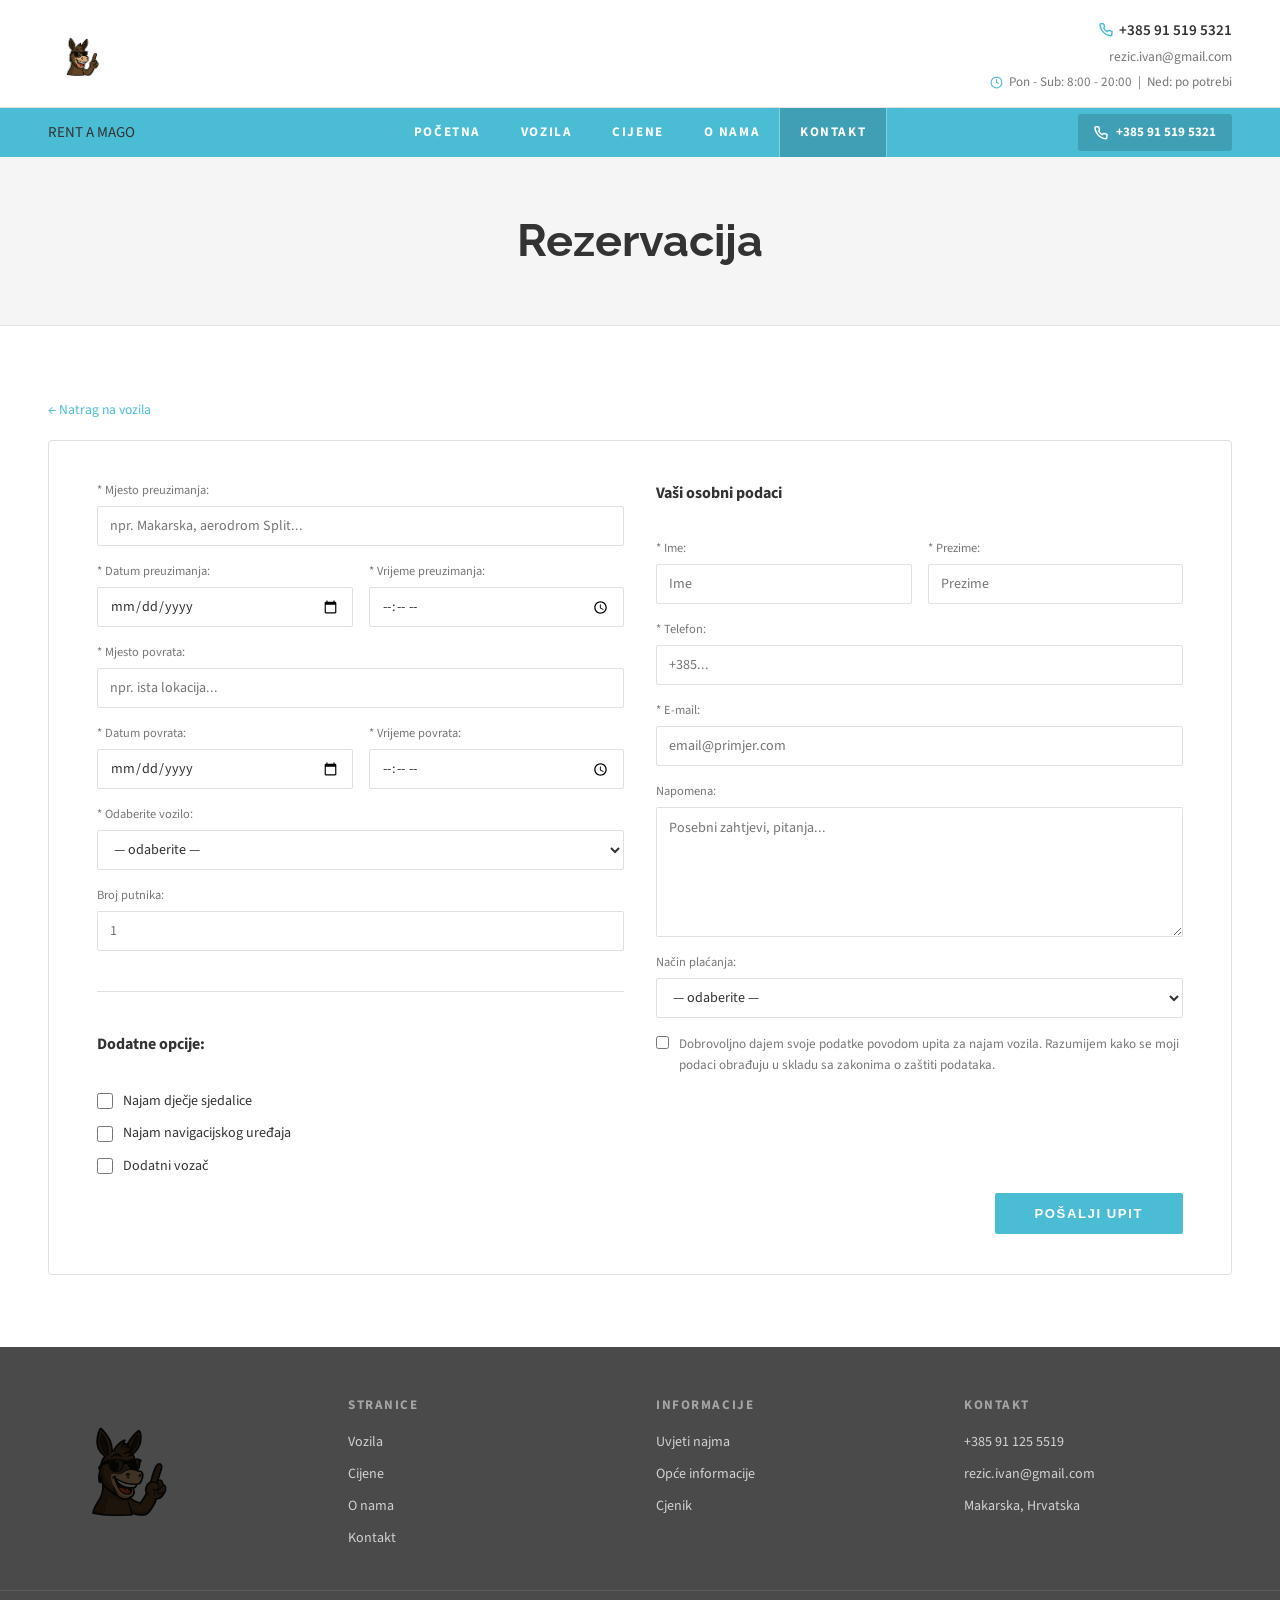
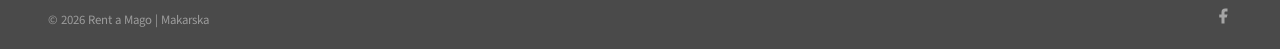
<file: kontakt.html>
<!DOCTYPE html>
<html lang="hr">
<head>
<meta charset="UTF-8">
<meta name="viewport" content="width=device-width, initial-scale=1.0, maximum-scale=1.0, user-scalable=no">
<title>Kontakt i rezervacija | Rent a Mago Makarska</title>
<link rel="preconnect" href="https://fonts.googleapis.com">
<link rel="preconnect" href="https://fonts.gstatic.com" crossorigin>
<link href="https://fonts.googleapis.com/css2?family=Raleway:wght@700;800&family=Source+Sans+3:wght@400;600;700&display=swap" rel="stylesheet">
<link rel="stylesheet" href="style.css">
<link rel="icon" type="image/png" href="favicon.png">
<link rel="shortcut icon" href="favicon.ico">
</head>
<body>

<div class="top-header">
  <div class="top-header-inner">
    <a href="index.html" class="logo-wrap"><img src="[data-uri]" alt="Rent a Mago" class="logo-img"></a>
    <div class="header-contact">
      <div class="header-phones"><span class="header-phone"><svg width="14" height="14" viewBox="0 0 24 24" fill="none" stroke="currentColor" stroke-width="2.5"><path d="M22 16.92v3a2 2 0 0 1-2.18 2 19.79 19.79 0 0 1-8.63-3.07A19.5 19.5 0 0 1 4.69 12a19.79 19.79 0 0 1-3.07-8.67A2 2 0 0 1 3.6 1.27h3a2 2 0 0 1 2 1.72c.127.96.361 1.903.7 2.81a2 2 0 0 1-.45 2.11L7.91 8.56a16 16 0 0 0 6.29 6.29l1.46-1.47a2 2 0 0 1 2.11-.45c.907.339 1.85.573 2.81.7A2 2 0 0 1 22 16.92z"/></svg> +385 91 519 5321</span></div>
      <span class="header-email">rezic.ivan@gmail.com</span>
      <span class="header-hours"><svg width="13" height="13" viewBox="0 0 24 24" fill="none" stroke="currentColor" stroke-width="2"><circle cx="12" cy="12" r="10"/><polyline points="12 6 12 12 16 14"/></svg> Pon - Sub: 8:00 - 20:00 &nbsp;|&nbsp; Ned: po potrebi</span>
    </div>
  </div>
</div>

<nav class="navbar" id="navbar">
  <div class="navbar-inner">
    <a href="index.html" class="mobile-brand">RENT A MAGO</a>
    <ul class="nav-links" id="navLinks">
      <li><a href="index.html" class="nav-link">Početna</a></li>
      <li><a href="vozila.html" class="nav-link">Vozila</a></li>
      <li><a href="cijene.html" class="nav-link">Cijene</a></li>
      <li><a href="o-nama.html" class="nav-link">O nama</a></li>
      <li><a href="kontakt.html" class="nav-link active">Kontakt</a></li>
    </ul>
    <a href="tel:+385915195321" class="nav-phone-pill"><svg width="14" height="14" viewBox="0 0 24 24" fill="none" stroke="currentColor" stroke-width="2.5"><path d="M22 16.92v3a2 2 0 0 1-2.18 2 19.79 19.79 0 0 1-8.63-3.07A19.5 19.5 0 0 1 4.69 12a19.79 19.79 0 0 1-3.07-8.67A2 2 0 0 1 3.6 1.27h3a2 2 0 0 1 2 1.72c.127.96.361 1.903.7 2.81a2 2 0 0 1-.45 2.11L7.91 8.56a16 16 0 0 0 6.29 6.29l1.46-1.47a2 2 0 0 1 2.11-.45c.907.339 1.85.573 2.81.7A2 2 0 0 1 22 16.92z"/></svg> +385 91 519 5321</a>
    <button class="burger" id="burger" aria-label="Menu"><span></span><span></span><span></span></button>
  </div>
</nav>

<div class="page-hero">
  <div class="container"><h1>Rezervacija</h1></div>
</div>

<section class="section section-light">
  <div class="container">
    <a href="vozila.html" class="form-back">&#8592; Natrag na vozila</a>
    <div class="contact-form-wrap">
      <form id="contactForm" action="https://api.web3forms.com/submit" method="POST">
        <input type="hidden" name="access_key" value="YOUR_WEB3FORMS_KEY">
        <input type="hidden" name="subject" value="Upit za najam - Rent a Mago">

        <div class="form-grid-2" style="gap:32px;align-items:start">
          <!-- LEFT: booking details -->
          <div style="display:flex;flex-direction:column;gap:16px">
            <div class="form-field">
              <label>* Mjesto preuzimanja:</label>
              <input type="text" name="mjesto_preuzimanja" required placeholder="npr. Makarska, aerodrom Split...">
            </div>
            <div class="form-grid-2">
              <div class="form-field">
                <label>* Datum preuzimanja:</label>
                <input type="date" name="datum_preuzimanja" required>
              </div>
              <div class="form-field">
                <label>* Vrijeme preuzimanja:</label>
                <input type="time" name="vrijeme_preuzimanja" required>
              </div>
            </div>
            <div class="form-field">
              <label>* Mjesto povrata:</label>
              <input type="text" name="mjesto_povrata" required placeholder="npr. ista lokacija...">
            </div>
            <div class="form-grid-2">
              <div class="form-field">
                <label>* Datum povrata:</label>
                <input type="date" name="datum_povrata" required>
              </div>
              <div class="form-field">
                <label>* Vrijeme povrata:</label>
                <input type="time" name="vrijeme_povrata" required>
              </div>
            </div>
            <div class="form-field">
              <label>* Odaberite vozilo:</label>
              <select name="vozilo" required>
                <option value="">— odaberite —</option>
                <option>VW T-Roc</option>
                <option>VW Golf 7 Variant</option>
                <option>VW Polo</option>
                <option>VW Up</option>
                <option>Opel Adam Cabrio</option>
              </select>
            </div>
            <div class="form-field">
              <label>Broj putnika:</label>
              <input type="number" name="broj_putnika" min="1" max="9" placeholder="1">
            </div>
            <div class="form-divider"></div>
            <p class="form-section-title">Dodatne opcije:</p>
            <div class="checkbox-group">
              <label class="checkbox-item"><input type="checkbox" name="djecje_sjedalice"> Najam dječje sjedalice</label>
              <label class="checkbox-item"><input type="checkbox" name="navigacija"> Najam navigacijskog uređaja</label>
              <label class="checkbox-item"><input type="checkbox" name="dodatni_vozac"> Dodatni vozač</label>
            </div>
          </div>

          <!-- RIGHT: personal data -->
          <div style="display:flex;flex-direction:column;gap:16px">
            <p class="form-section-title">Vaši osobni podaci</p>
            <div class="form-grid-2">
              <div class="form-field">
                <label>* Ime:</label>
                <input type="text" name="ime" required placeholder="Ime">
              </div>
              <div class="form-field">
                <label>* Prezime:</label>
                <input type="text" name="prezime" required placeholder="Prezime">
              </div>
            </div>
            <div class="form-field">
              <label>* Telefon:</label>
              <input type="tel" name="telefon" required placeholder="+385...">
            </div>
            <div class="form-field">
              <label>* E-mail:</label>
              <input type="email" name="email" required placeholder="email@primjer.com">
            </div>
            <div class="form-field">
              <label>Napomena:</label>
              <textarea name="napomena" placeholder="Posebni zahtjevi, pitanja..."></textarea>
            </div>
            <div class="form-field">
              <label>Način plaćanja:</label>
              <select name="placanje">
                <option value="">— odaberite —</option>
                <option>Gotovina</option>
                <option>Kartica</option>
                <option>Bankovna transakcija</option>
              </select>
            </div>
            <div class="privacy-check">
              <input type="checkbox" id="privacyCheck" required>
              <label for="privacyCheck">Dobrovoljno dajem svoje podatke povodom upita za najam vozila. Razumijem kako se moji podaci obrađuju u skladu sa zakonima o zaštiti podataka.</label>
            </div>
          </div>
        </div>

        <div class="form-submit-wrap">
          <button type="submit" class="btn-submit">Pošalji upit</button>
        </div>
      </form>
    </div>
  </div>
</section>

<footer class="footer">
  <div class="footer-inner">
    <div><img src="[data-uri]" alt="Rent a Mago" class="footer-logo-img"></div>
    <div class="footer-col"><h5>Stranice</h5><ul><li><a href="vozila.html">Vozila</a></li><li><a href="cijene.html">Cijene</a></li><li><a href="o-nama.html">O nama</a></li><li><a href="kontakt.html">Kontakt</a></li></ul></div>
    <div class="footer-col"><h5>Informacije</h5><ul><li><a href="kontakt.html">Uvjeti najma</a></li><li><a href="kontakt.html">Opće informacije</a></li><li><a href="cijene.html">Cjenik</a></li></ul></div>
    <div class="footer-col"><h5>Kontakt</h5><ul><li><a href="tel:+385911255519">+385 91 125 5519</a></li><li><a href="mailto:rezic.ivan@gmail.com">rezic.ivan@gmail.com</a></li><li><a href="#">Makarska, Hrvatska</a></li></ul></div>
  </div>
  <div class="footer-bottom"><span class="footer-copy">&copy; 2026 Rent a Mago | Makarska</span><div class="footer-social"><a href="#" aria-label="Facebook"><svg width="18" height="18" viewBox="0 0 24 24" fill="currentColor"><path d="M18 2h-3a5 5 0 0 0-5 5v3H7v4h3v8h4v-8h3l1-4h-4V7a1 1 0 0 1 1-1h3z"/></svg></a></div></div>
</footer>
<div class="mobile-bar"><a href="tel:+385915195321"><svg width="16" height="16" viewBox="0 0 24 24" fill="none" stroke="currentColor" stroke-width="2.5"><path d="M22 16.92v3a2 2 0 0 1-2.18 2 19.79 19.79 0 0 1-8.63-3.07A19.5 19.5 0 0 1 4.69 12a19.79 19.79 0 0 1-3.07-8.67A2 2 0 0 1 3.6 1.27h3a2 2 0 0 1 2 1.72c.127.96.361 1.903.7 2.81a2 2 0 0 1-.45 2.11L7.91 8.56a16 16 0 0 0 6.29 6.29l1.46-1.47a2 2 0 0 1 2.11-.45c.907.339 1.85.573 2.81.7A2 2 0 0 1 22 16.92z"/></svg> Nazovi</a><a href="kontakt.html"><svg width="16" height="16" viewBox="0 0 24 24" fill="none" stroke="currentColor" stroke-width="2.5"><path d="M21 15a2 2 0 0 1-2 2H7l-4 4V5a2 2 0 0 1 2-2h14a2 2 0 0 1 2 2z"/></svg> Upit</a></div>
<script src="main.js"></script>
</body>
</html>
</file>
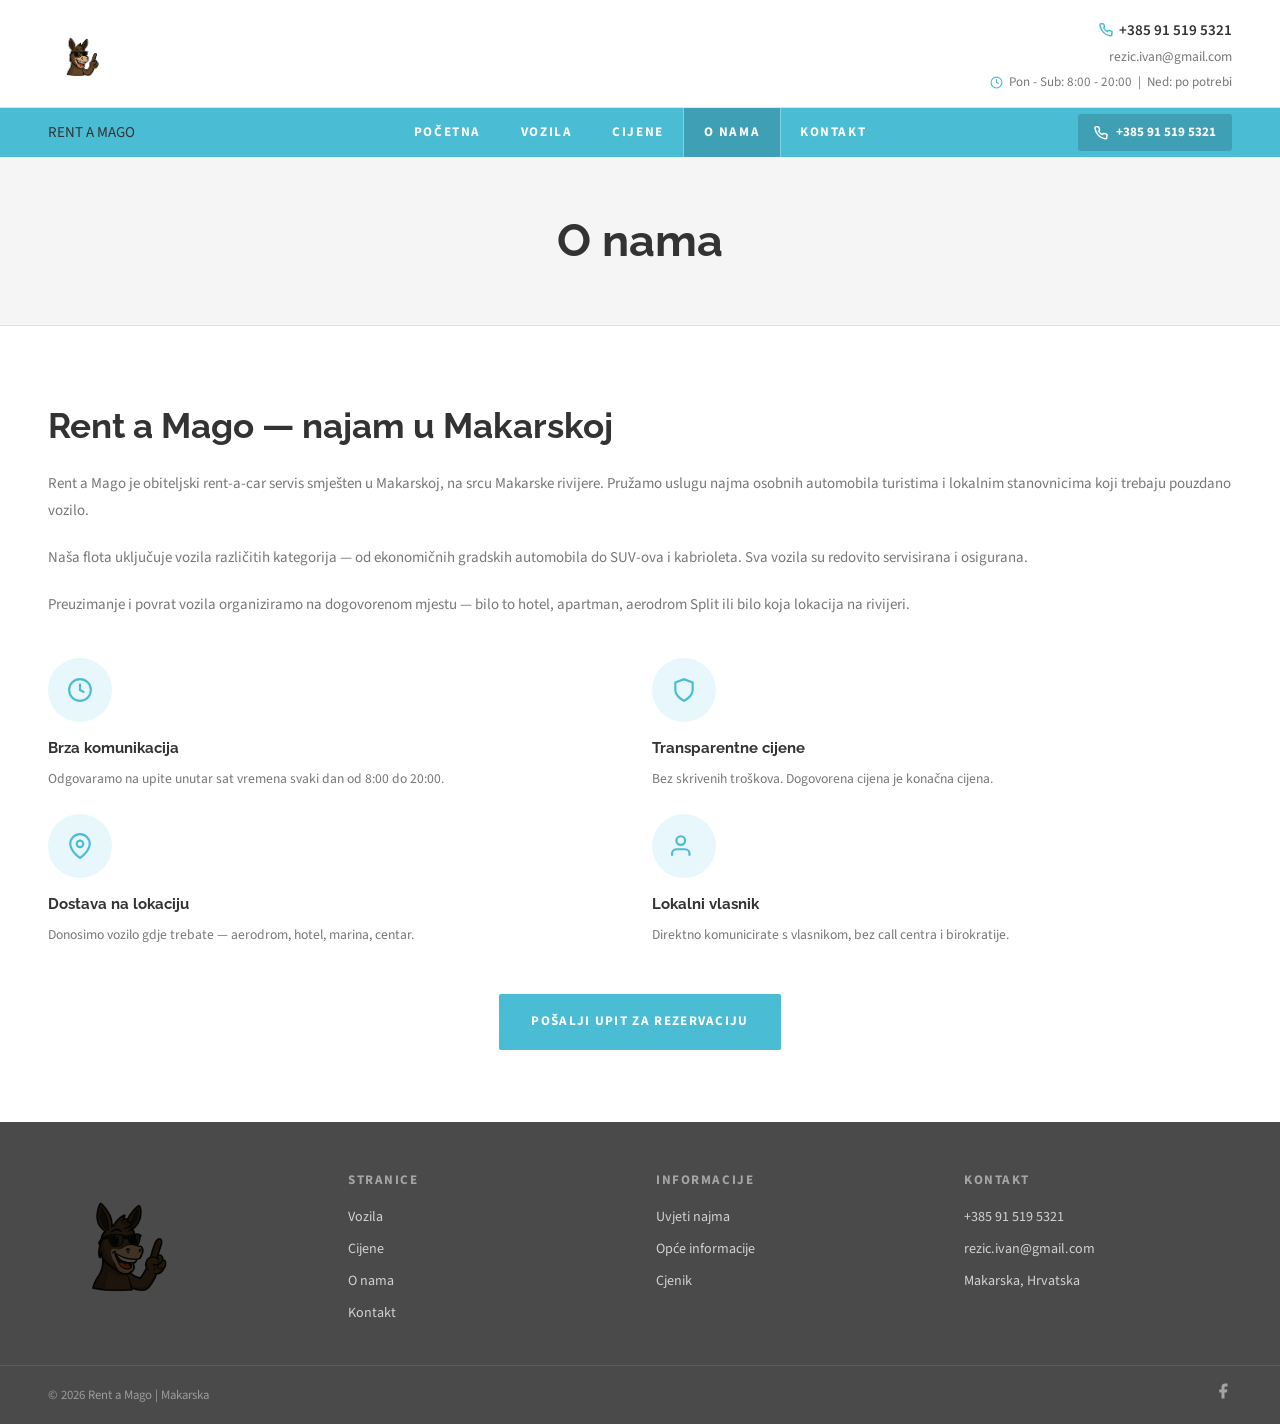
<file: o-nama.html>
<!DOCTYPE html>
<html lang="hr">
<head>
<meta charset="UTF-8">
<meta name="viewport" content="width=device-width, initial-scale=1.0, maximum-scale=1.0, user-scalable=no">
<title>O nama | Rent a Mago Makarska</title>
<link rel="preconnect" href="https://fonts.googleapis.com">
<link rel="preconnect" href="https://fonts.gstatic.com" crossorigin>
<link href="https://fonts.googleapis.com/css2?family=Raleway:wght@700;800&family=Source+Sans+3:wght@400;600;700&display=swap" rel="stylesheet">
<link rel="stylesheet" href="style.css">
<link rel="icon" type="image/png" href="favicon.png">
<link rel="shortcut icon" href="favicon.ico">
</head>
<body>
<div class="top-header">
  <div class="top-header-inner">
    <a href="index.html" class="logo-wrap"><img src="[data-uri]" alt="Rent a Mago" class="logo-img"></a>
    <div class="header-contact">
      <div class="header-phones"><span class="header-phone"><svg width="14" height="14" viewBox="0 0 24 24" fill="none" stroke="currentColor" stroke-width="2.5"><path d="M22 16.92v3a2 2 0 0 1-2.18 2 19.79 19.79 0 0 1-8.63-3.07A19.5 19.5 0 0 1 4.69 12a19.79 19.79 0 0 1-3.07-8.67A2 2 0 0 1 3.6 1.27h3a2 2 0 0 1 2 1.72c.127.96.361 1.903.7 2.81a2 2 0 0 1-.45 2.11L7.91 8.56a16 16 0 0 0 6.29 6.29l1.46-1.47a2 2 0 0 1 2.11-.45c.907.339 1.85.573 2.81.7A2 2 0 0 1 22 16.92z"/></svg> +385 91 519 5321</span></div>
      <span class="header-email">rezic.ivan@gmail.com</span>
      <span class="header-hours"><svg width="13" height="13" viewBox="0 0 24 24" fill="none" stroke="currentColor" stroke-width="2"><circle cx="12" cy="12" r="10"/><polyline points="12 6 12 12 16 14"/></svg> Pon - Sub: 8:00 - 20:00 &nbsp;|&nbsp; Ned: po potrebi</span>
    </div>
  </div>
</div>
<nav class="navbar" id="navbar">
  <div class="navbar-inner">
    <a href="index.html" class="mobile-brand">RENT A MAGO</a>
    <ul class="nav-links" id="navLinks">
      <li><a href="index.html" class="nav-link">Početna</a></li>
      <li><a href="vozila.html" class="nav-link">Vozila</a></li>
      <li><a href="cijene.html" class="nav-link">Cijene</a></li>
      <li><a href="o-nama.html" class="nav-link active">O nama</a></li>
      <li><a href="kontakt.html" class="nav-link">Kontakt</a></li>
    </ul>
    <a href="tel:+385915195321" class="nav-phone-pill"><svg width="14" height="14" viewBox="0 0 24 24" fill="none" stroke="currentColor" stroke-width="2.5"><path d="M22 16.92v3a2 2 0 0 1-2.18 2 19.79 19.79 0 0 1-8.63-3.07A19.5 19.5 0 0 1 4.69 12a19.79 19.79 0 0 1-3.07-8.67A2 2 0 0 1 3.6 1.27h3a2 2 0 0 1 2 1.72c.127.96.361 1.903.7 2.81a2 2 0 0 1-.45 2.11L7.91 8.56a16 16 0 0 0 6.29 6.29l1.46-1.47a2 2 0 0 1 2.11-.45c.907.339 1.85.573 2.81.7A2 2 0 0 1 22 16.92z"/></svg> +385 91 519 5321</a>
    <button class="burger" id="burger" aria-label="Menu"><span></span><span></span><span></span></button>
  </div>
</nav>
<div class="page-hero"><div class="container"><h1>O nama</h1></div></div>
<section class="section section-light">
  <div class="container" style="max-width:780px">
    <h2 class="section-title" style="text-align:left;margin-bottom:16px">Rent a Mago — najam u Makarskoj</h2>
    <p style="color:var(--text-muted);line-height:1.8;margin-bottom:20px">Rent a Mago je obiteljski rent-a-car servis smješten u Makarskoj, na srcu Makarske rivijere. Pružamo uslugu najma osobnih automobila turistima i lokalnim stanovnicima koji trebaju pouzdano vozilo.</p>
    <p style="color:var(--text-muted);line-height:1.8;margin-bottom:20px">Naša flota uključuje vozila različitih kategorija — od ekonomičnih gradskih automobila do SUV-ova i kabrioleta. Sva vozila su redovito servisirana i osigurana.</p>
    <p style="color:var(--text-muted);line-height:1.8;margin-bottom:40px">Preuzimanje i povrat vozila organiziramo na dogovorenom mjestu — bilo to hotel, apartman, aerodrom Split ili bilo koja lokacija na rivijeri.</p>
    <div class="features-grid" style="grid-template-columns:repeat(2,1fr);gap:24px;margin-bottom:48px">
      <div class="feature-card" style="text-align:left">
        <div class="feature-icon" style="margin:0 0 14px"><svg width="26" height="26" viewBox="0 0 24 24" fill="none" stroke="currentColor" stroke-width="2"><circle cx="12" cy="12" r="10"/><polyline points="12 6 12 12 16 14"/></svg></div>
        <h4>Brza komunikacija</h4>
        <p>Odgovaramo na upite unutar sat vremena svaki dan od 8:00 do 20:00.</p>
      </div>
      <div class="feature-card" style="text-align:left">
        <div class="feature-icon" style="margin:0 0 14px"><svg width="26" height="26" viewBox="0 0 24 24" fill="none" stroke="currentColor" stroke-width="2"><path d="M12 22s8-4 8-10V5l-8-3-8 3v7c0 6 8 10 8 10z"/></svg></div>
        <h4>Transparentne cijene</h4>
        <p>Bez skrivenih troškova. Dogovorena cijena je konačna cijena.</p>
      </div>
      <div class="feature-card" style="text-align:left">
        <div class="feature-icon" style="margin:0 0 14px"><svg width="26" height="26" viewBox="0 0 24 24" fill="none" stroke="currentColor" stroke-width="2"><path d="M21 10c0 7-9 13-9 13s-9-6-9-13a9 9 0 0 1 18 0z"/><circle cx="12" cy="10" r="3"/></svg></div>
        <h4>Dostava na lokaciju</h4>
        <p>Donosimo vozilo gdje trebate — aerodrom, hotel, marina, centar.</p>
      </div>
      <div class="feature-card" style="text-align:left">
        <div class="feature-icon" style="margin:0 0 14px"><svg width="26" height="26" viewBox="0 0 24 24" fill="none" stroke="currentColor" stroke-width="2"><path d="M17 21v-2a4 4 0 0 0-4-4H5a4 4 0 0 0-4 4v2"/><circle cx="9" cy="7" r="4"/></svg></div>
        <h4>Lokalni vlasnik</h4>
        <p>Direktno komunicirate s vlasnikom, bez call centra i birokratije.</p>
      </div>
    </div>
    <div style="text-align:center">
      <a href="kontakt.html" class="btn-primary">Pošalji upit za rezervaciju</a>
    </div>
  </div>
</section>
<footer class="footer">
  <div class="footer-inner">
    <div><img src="[data-uri]" alt="Rent a Mago" class="footer-logo-img"></div>
    <div class="footer-col"><h5>Stranice</h5><ul><li><a href="vozila.html">Vozila</a></li><li><a href="cijene.html">Cijene</a></li><li><a href="o-nama.html">O nama</a></li><li><a href="kontakt.html">Kontakt</a></li></ul></div>
    <div class="footer-col"><h5>Informacije</h5><ul><li><a href="kontakt.html">Uvjeti najma</a></li><li><a href="kontakt.html">Opće informacije</a></li><li><a href="cijene.html">Cjenik</a></li></ul></div>
    <div class="footer-col"><h5>Kontakt</h5><ul><li><a href="tel:+385915195321">+385 91 519 5321</a></li><li><a href="mailto:rezic.ivan@gmail.com">rezic.ivan@gmail.com</a></li><li><a href="#">Makarska, Hrvatska</a></li></ul></div>
  </div>
  <div class="footer-bottom"><span class="footer-copy">&copy; 2026 Rent a Mago | Makarska</span><div class="footer-social"><a href="#" aria-label="Facebook"><svg width="18" height="18" viewBox="0 0 24 24" fill="currentColor"><path d="M18 2h-3a5 5 0 0 0-5 5v3H7v4h3v8h4v-8h3l1-4h-4V7a1 1 0 0 1 1-1h3z"/></svg></a></div></div>
</footer>
<div class="mobile-bar"><a href="tel:+385915195321"><svg width="16" height="16" viewBox="0 0 24 24" fill="none" stroke="currentColor" stroke-width="2.5"><path d="M22 16.92v3a2 2 0 0 1-2.18 2 19.79 19.79 0 0 1-8.63-3.07A19.5 19.5 0 0 1 4.69 12a19.79 19.79 0 0 1-3.07-8.67A2 2 0 0 1 3.6 1.27h3a2 2 0 0 1 2 1.72c.127.96.361 1.903.7 2.81a2 2 0 0 1-.45 2.11L7.91 8.56a16 16 0 0 0 6.29 6.29l1.46-1.47a2 2 0 0 1 2.11-.45c.907.339 1.85.573 2.81.7A2 2 0 0 1 22 16.92z"/></svg> Nazovi</a><a href="kontakt.html"><svg width="16" height="16" viewBox="0 0 24 24" fill="none" stroke="currentColor" stroke-width="2.5"><path d="M21 15a2 2 0 0 1-2 2H7l-4 4V5a2 2 0 0 1 2-2h14a2 2 0 0 1 2 2z"/></svg> Upit</a></div>
<script src="main.js"></script>
</body>
</html>
</file>
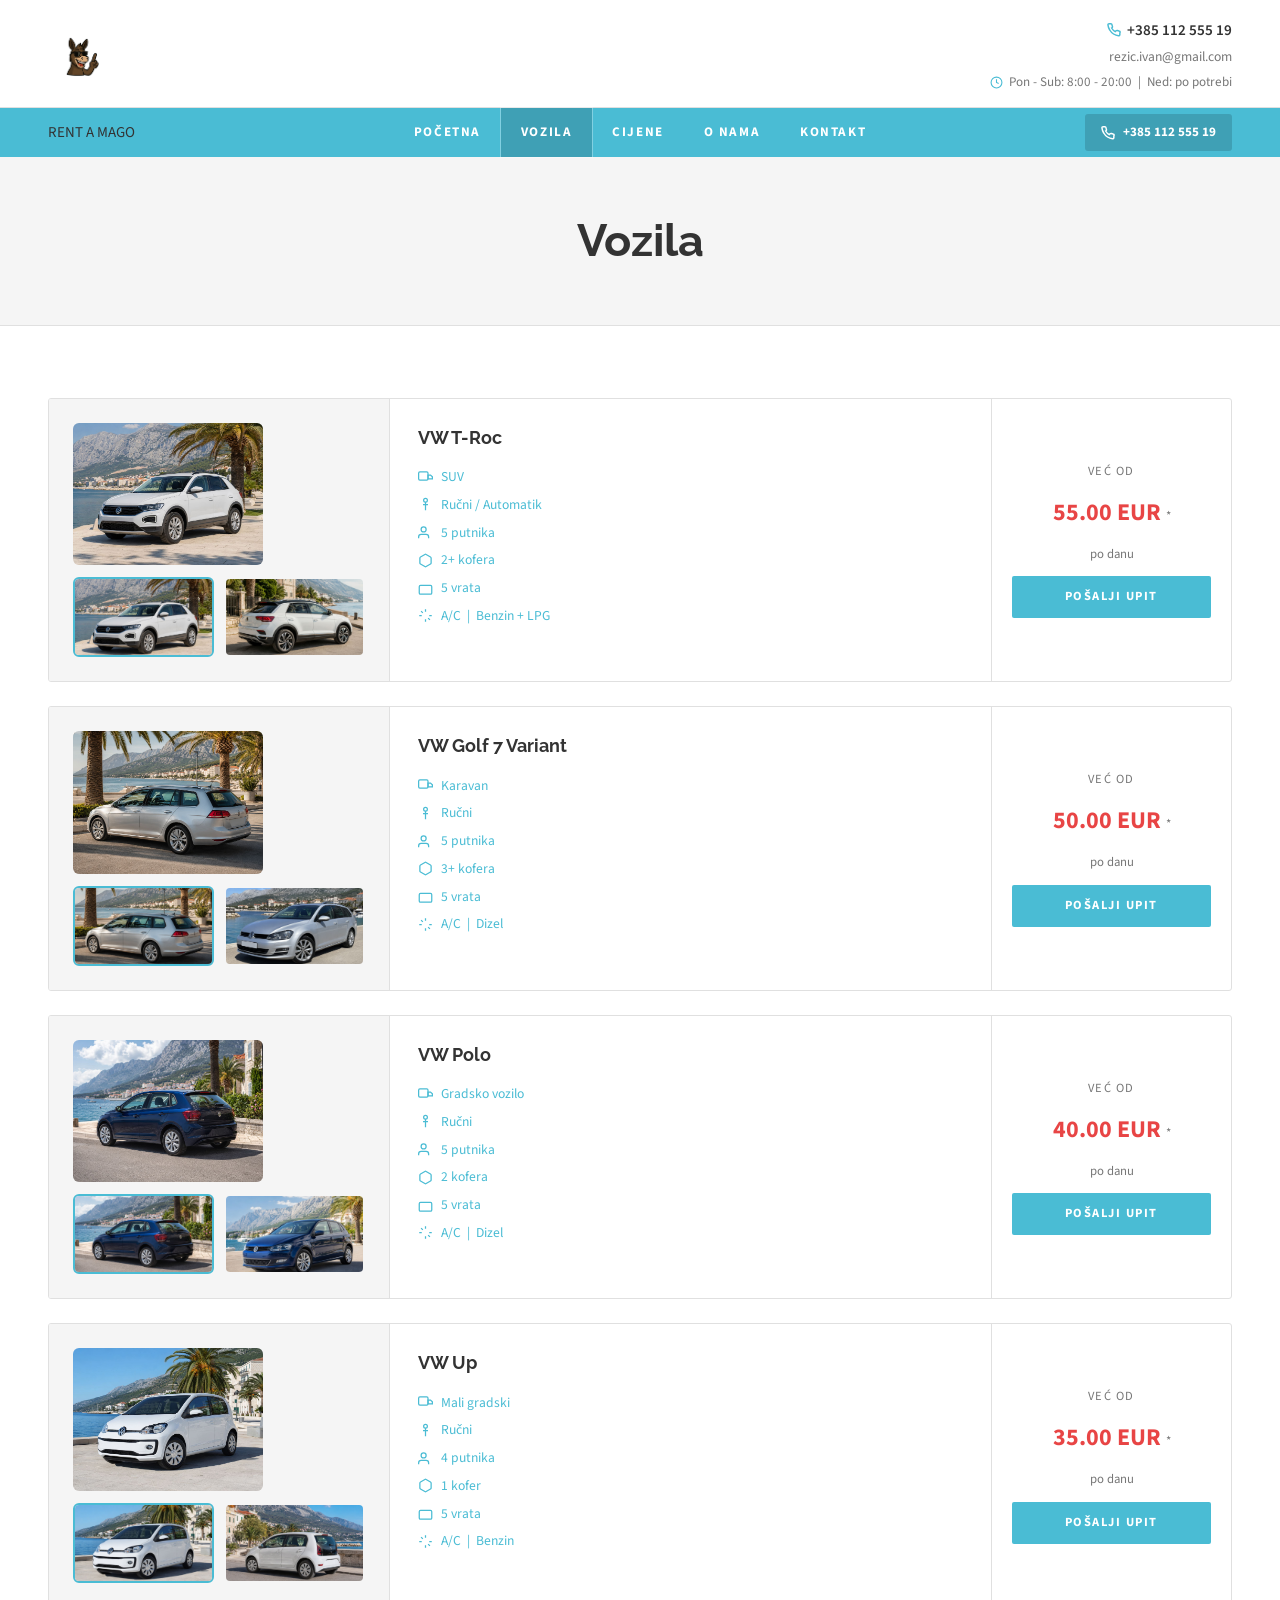
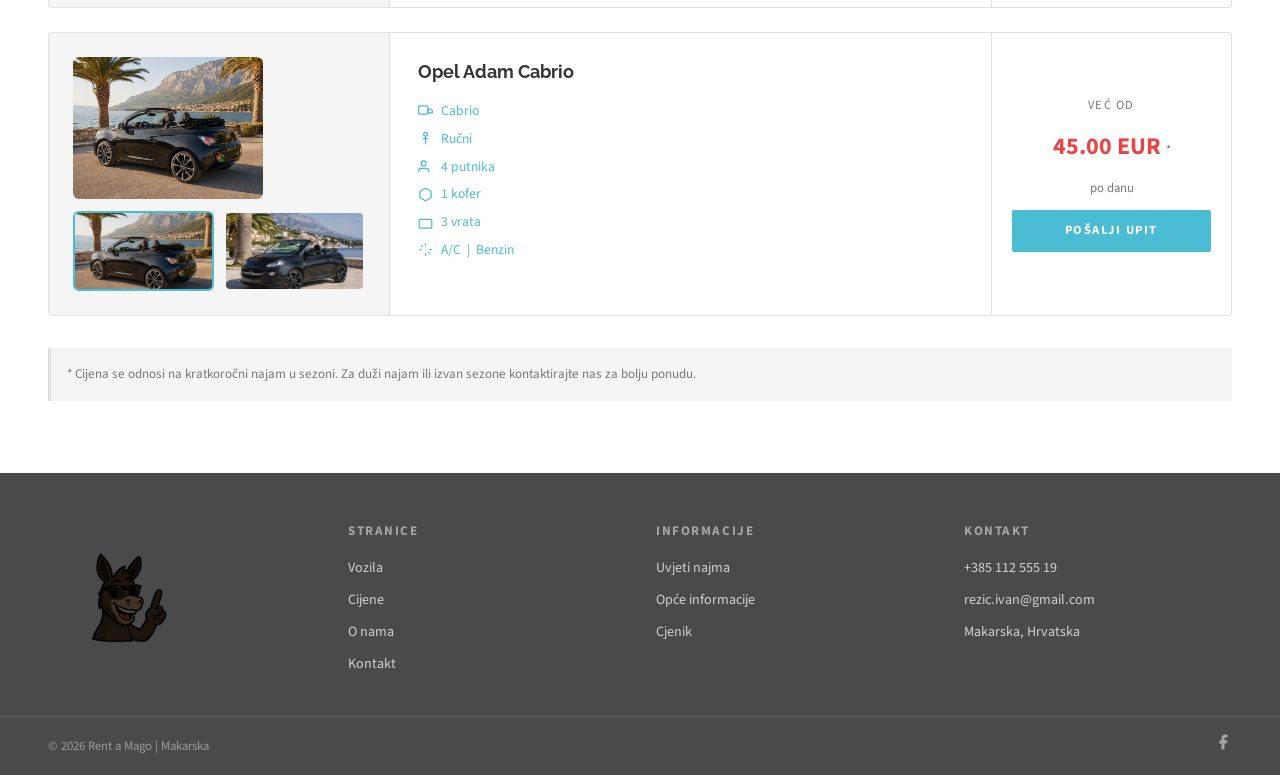
<file: vozila.html>
<!DOCTYPE html>
<html lang="hr">
<head>
<meta charset="UTF-8">
<meta name="viewport" content="width=device-width, initial-scale=1.0, maximum-scale=1.0, user-scalable=no">
<title>Vozila | Rent a Mago Makarska</title>
<meta name="description" content="Pogledajte sva dostupna vozila — VW T-Roc, Golf Variant, Polo, Up i Opel Adam Cabrio. Povoljni najam u Makarskoj.">
<link rel="preconnect" href="https://fonts.googleapis.com">
<link rel="preconnect" href="https://fonts.gstatic.com" crossorigin>
<link href="https://fonts.googleapis.com/css2?family=Raleway:wght@700;800&family=Source+Sans+3:wght@400;600;700&display=swap" rel="stylesheet">
<link rel="stylesheet" href="style.css">
<link rel="icon" type="image/png" href="favicon.png">
<link rel="shortcut icon" href="favicon.ico">
</head>
<body>

<!-- TOP HEADER -->
<div class="top-header">
  <div class="top-header-inner">
    <a href="index.html" class="logo-wrap">
      <img src="[data-uri]" alt="Rent a Mago" class="logo-img">
    </a>
    <div class="header-contact">
      <div class="header-phones">
        <span class="header-phone"><svg width="14" height="14" viewBox="0 0 24 24" fill="none" stroke="currentColor" stroke-width="2.5"><path d="M22 16.92v3a2 2 0 0 1-2.18 2 19.79 19.79 0 0 1-8.63-3.07A19.5 19.5 0 0 1 4.69 12a19.79 19.79 0 0 1-3.07-8.67A2 2 0 0 1 3.6 1.27h3a2 2 0 0 1 2 1.72c.127.96.361 1.903.7 2.81a2 2 0 0 1-.45 2.11L7.91 8.56a16 16 0 0 0 6.29 6.29l1.46-1.47a2 2 0 0 1 2.11-.45c.907.339 1.85.573 2.81.7A2 2 0 0 1 22 16.92z"/></svg> +385 112 555 19</span>
      </div>
      <span class="header-email">rezic.ivan@gmail.com</span>
      <span class="header-hours"><svg width="13" height="13" viewBox="0 0 24 24" fill="none" stroke="currentColor" stroke-width="2"><circle cx="12" cy="12" r="10"/><polyline points="12 6 12 12 16 14"/></svg> Pon - Sub: 8:00 - 20:00 &nbsp;|&nbsp; Ned: po potrebi</span>
    </div>
  </div>
</div>

<!-- NAVBAR -->
<nav class="navbar" id="navbar">
  <div class="navbar-inner">
    <a href="index.html" class="mobile-brand">RENT A MAGO</a>
    <ul class="nav-links" id="navLinks">
      <li><a href="index.html" class="nav-link">Početna</a></li>
      <li><a href="vozila.html" class="nav-link active">Vozila</a></li>
      <li><a href="cijene.html" class="nav-link">Cijene</a></li>
      <li><a href="o-nama.html" class="nav-link">O nama</a></li>
      <li><a href="kontakt.html" class="nav-link">Kontakt</a></li>
    </ul>
    <a href="tel:+38511255519" class="nav-phone-pill"><svg width="14" height="14" viewBox="0 0 24 24" fill="none" stroke="currentColor" stroke-width="2.5"><path d="M22 16.92v3a2 2 0 0 1-2.18 2 19.79 19.79 0 0 1-8.63-3.07A19.5 19.5 0 0 1 4.69 12a19.79 19.79 0 0 1-3.07-8.67A2 2 0 0 1 3.6 1.27h3a2 2 0 0 1 2 1.72c.127.96.361 1.903.7 2.81a2 2 0 0 1-.45 2.11L7.91 8.56a16 16 0 0 0 6.29 6.29l1.46-1.47a2 2 0 0 1 2.11-.45c.907.339 1.85.573 2.81.7A2 2 0 0 1 22 16.92z"/></svg> +385 112 555 19</a>
    <button class="burger" id="burger" aria-label="Menu"><span></span><span></span><span></span></button>
  </div>
</nav>

<!-- PAGE HERO -->
<div class="page-hero">
  <div class="container"><h1>Vozila</h1></div>
</div>

<!-- VEHICLES LIST -->
<section class="section section-light">
  <div class="container">

    <!-- VW T-Roc -->
    <div class="vehicle-row">
      <div class="vehicle-img-wrap">
        <div class="vehicle-gallery">
          <img src="images/troc-1.jpg" alt="VW T-Roc" class="vehicle-main-img" id="main-troc">
          <div class="vehicle-thumbs">
            <button type="button" class="vehicle-thumb is-active" data-target="main-troc" data-full="images/troc-1.jpg" aria-label="VW T-Roc fotografija 1"><img src="images/troc-1.jpg" alt="VW T-Roc fotografija 1"></button>
            <button type="button" class="vehicle-thumb" data-target="main-troc" data-full="images/troc-2.jpg" aria-label="VW T-Roc fotografija 2"><img src="images/troc-2.jpg" alt="VW T-Roc fotografija 2"></button>
          </div>
        </div>
      </div>
      <div class="vehicle-info">
        <h3>VW T-Roc</h3>
        <div class="vehicle-specs-list">
          <span class="vehicle-spec-item"><svg width="15" height="15" viewBox="0 0 24 24" fill="none" stroke="currentColor" stroke-width="2"><rect x="1" y="3" width="15" height="13" rx="2"/><path d="M16 8h4l3 3v3h-7V8z"/></svg> SUV</span>
          <span class="vehicle-spec-item"><svg width="15" height="15" viewBox="0 0 24 24" fill="none" stroke="currentColor" stroke-width="2"><circle cx="12" cy="5" r="3"/><path d="M12 8v13M8 12h8"/></svg> Ručni / Automatik</span>
          <span class="vehicle-spec-item"><svg width="15" height="15" viewBox="0 0 24 24" fill="none" stroke="currentColor" stroke-width="2"><path d="M17 21v-2a4 4 0 0 0-4-4H5a4 4 0 0 0-4 4v2"/><circle cx="9" cy="7" r="4"/></svg> 5 putnika</span>
          <span class="vehicle-spec-item"><svg width="15" height="15" viewBox="0 0 24 24" fill="none" stroke="currentColor" stroke-width="2"><path d="M21 16V8a2 2 0 0 0-1-1.73l-7-4a2 2 0 0 0-2 0l-7 4A2 2 0 0 0 3 8v8a2 2 0 0 0 1 1.73l7 4a2 2 0 0 0 2 0l7-4A2 2 0 0 0 21 16z"/></svg> 2+ kofera</span>
          <span class="vehicle-spec-item"><svg width="15" height="15" viewBox="0 0 24 24" fill="none" stroke="currentColor" stroke-width="2"><rect x="2" y="7" width="20" height="14" rx="2"/></svg> 5 vrata</span>
          <span class="vehicle-spec-item"><svg width="15" height="15" viewBox="0 0 24 24" fill="none" stroke="currentColor" stroke-width="2"><path d="M12 2v4M12 18v4M4.93 4.93l2.83 2.83M16.24 16.24l2.83 2.83M2 12h4M18 12h4"/></svg> A/C &nbsp;|&nbsp; Benzin + LPG</span>
        </div>
      </div>
      <div class="vehicle-price-box">
        <span class="price-label">Već od</span>
        <span class="price-new">55.00 EUR <small>*</small></span>
        <span class="price-per">po danu</span>
        <a href="kontakt.html" class="btn-upit">Pošalji upit</a>
      </div>
    </div>

    <!-- VW Golf Variant -->
    <div class="vehicle-row">
      <div class="vehicle-img-wrap">
        <div class="vehicle-gallery">
          <img src="images/golf-1.jpg" alt="VW Golf 7 Variant" class="vehicle-main-img" id="main-golf">
          <div class="vehicle-thumbs">
            <button type="button" class="vehicle-thumb is-active" data-target="main-golf" data-full="images/golf-1.jpg" aria-label="VW Golf 7 Variant fotografija 1"><img src="images/golf-1.jpg" alt="VW Golf 7 Variant fotografija 1"></button>
            <button type="button" class="vehicle-thumb" data-target="main-golf" data-full="images/golf-2.jpg" aria-label="VW Golf 7 Variant fotografija 2"><img src="images/golf-2.jpg" alt="VW Golf 7 Variant fotografija 2"></button>
          </div>
        </div>
      </div>
      <div class="vehicle-info">
        <h3>VW Golf 7 Variant</h3>
        <div class="vehicle-specs-list">
          <span class="vehicle-spec-item"><svg width="15" height="15" viewBox="0 0 24 24" fill="none" stroke="currentColor" stroke-width="2"><rect x="1" y="3" width="15" height="13" rx="2"/><path d="M16 8h4l3 3v3h-7V8z"/></svg> Karavan</span>
          <span class="vehicle-spec-item"><svg width="15" height="15" viewBox="0 0 24 24" fill="none" stroke="currentColor" stroke-width="2"><circle cx="12" cy="5" r="3"/><path d="M12 8v13M8 12h8"/></svg> Ručni</span>
          <span class="vehicle-spec-item"><svg width="15" height="15" viewBox="0 0 24 24" fill="none" stroke="currentColor" stroke-width="2"><path d="M17 21v-2a4 4 0 0 0-4-4H5a4 4 0 0 0-4 4v2"/><circle cx="9" cy="7" r="4"/></svg> 5 putnika</span>
          <span class="vehicle-spec-item"><svg width="15" height="15" viewBox="0 0 24 24" fill="none" stroke="currentColor" stroke-width="2"><path d="M21 16V8a2 2 0 0 0-1-1.73l-7-4a2 2 0 0 0-2 0l-7 4A2 2 0 0 0 3 8v8a2 2 0 0 0 1 1.73l7 4a2 2 0 0 0 2 0l7-4A2 2 0 0 0 21 16z"/></svg> 3+ kofera</span>
          <span class="vehicle-spec-item"><svg width="15" height="15" viewBox="0 0 24 24" fill="none" stroke="currentColor" stroke-width="2"><rect x="2" y="7" width="20" height="14" rx="2"/></svg> 5 vrata</span>
          <span class="vehicle-spec-item"><svg width="15" height="15" viewBox="0 0 24 24" fill="none" stroke="currentColor" stroke-width="2"><path d="M12 2v4M12 18v4M4.93 4.93l2.83 2.83M16.24 16.24l2.83 2.83M2 12h4M18 12h4"/></svg> A/C &nbsp;|&nbsp; Dizel</span>
        </div>
      </div>
      <div class="vehicle-price-box">
        <span class="price-label">Već od</span>
        <span class="price-new">50.00 EUR <small>*</small></span>
        <span class="price-per">po danu</span>
        <a href="kontakt.html" class="btn-upit">Pošalji upit</a>
      </div>
    </div>

    <!-- VW Polo -->
    <div class="vehicle-row">
      <div class="vehicle-img-wrap">
        <div class="vehicle-gallery">
          <img src="images/polo-1.jpg" alt="VW Polo" class="vehicle-main-img" id="main-polo">
          <div class="vehicle-thumbs">
            <button type="button" class="vehicle-thumb is-active" data-target="main-polo" data-full="images/polo-1.jpg" aria-label="VW Polo fotografija 1"><img src="images/polo-1.jpg" alt="VW Polo fotografija 1"></button>
            <button type="button" class="vehicle-thumb" data-target="main-polo" data-full="images/polo-2.jpg" aria-label="VW Polo fotografija 2"><img src="images/polo-2.jpg" alt="VW Polo fotografija 2"></button>
          </div>
        </div>
      </div>
      <div class="vehicle-info">
        <h3>VW Polo</h3>
        <div class="vehicle-specs-list">
          <span class="vehicle-spec-item"><svg width="15" height="15" viewBox="0 0 24 24" fill="none" stroke="currentColor" stroke-width="2"><rect x="1" y="3" width="15" height="13" rx="2"/><path d="M16 8h4l3 3v3h-7V8z"/></svg> Gradsko vozilo</span>
          <span class="vehicle-spec-item"><svg width="15" height="15" viewBox="0 0 24 24" fill="none" stroke="currentColor" stroke-width="2"><circle cx="12" cy="5" r="3"/><path d="M12 8v13M8 12h8"/></svg> Ručni</span>
          <span class="vehicle-spec-item"><svg width="15" height="15" viewBox="0 0 24 24" fill="none" stroke="currentColor" stroke-width="2"><path d="M17 21v-2a4 4 0 0 0-4-4H5a4 4 0 0 0-4 4v2"/><circle cx="9" cy="7" r="4"/></svg> 5 putnika</span>
          <span class="vehicle-spec-item"><svg width="15" height="15" viewBox="0 0 24 24" fill="none" stroke="currentColor" stroke-width="2"><path d="M21 16V8a2 2 0 0 0-1-1.73l-7-4a2 2 0 0 0-2 0l-7 4A2 2 0 0 0 3 8v8a2 2 0 0 0 1 1.73l7 4a2 2 0 0 0 2 0l7-4A2 2 0 0 0 21 16z"/></svg> 2 kofera</span>
          <span class="vehicle-spec-item"><svg width="15" height="15" viewBox="0 0 24 24" fill="none" stroke="currentColor" stroke-width="2"><rect x="2" y="7" width="20" height="14" rx="2"/></svg> 5 vrata</span>
          <span class="vehicle-spec-item"><svg width="15" height="15" viewBox="0 0 24 24" fill="none" stroke="currentColor" stroke-width="2"><path d="M12 2v4M12 18v4M4.93 4.93l2.83 2.83M16.24 16.24l2.83 2.83M2 12h4M18 12h4"/></svg> A/C &nbsp;|&nbsp; Dizel</span>
        </div>
      </div>
      <div class="vehicle-price-box">
        <span class="price-label">Već od</span>
        <span class="price-new">40.00 EUR <small>*</small></span>
        <span class="price-per">po danu</span>
        <a href="kontakt.html" class="btn-upit">Pošalji upit</a>
      </div>
    </div>

    <!-- VW Up -->
    <div class="vehicle-row">
      <div class="vehicle-img-wrap">
        <div class="vehicle-gallery">
          <img src="images/up-1.jpg" alt="VW Up" class="vehicle-main-img" id="main-up">
          <div class="vehicle-thumbs">
            <button type="button" class="vehicle-thumb is-active" data-target="main-up" data-full="images/up-1.jpg" aria-label="VW Up fotografija 1"><img src="images/up-1.jpg" alt="VW Up fotografija 1"></button>
            <button type="button" class="vehicle-thumb" data-target="main-up" data-full="images/up-2.jpg" aria-label="VW Up fotografija 2"><img src="images/up-2.jpg" alt="VW Up fotografija 2"></button>
          </div>
        </div>
      </div>
      <div class="vehicle-info">
        <h3>VW Up</h3>
        <div class="vehicle-specs-list">
          <span class="vehicle-spec-item"><svg width="15" height="15" viewBox="0 0 24 24" fill="none" stroke="currentColor" stroke-width="2"><rect x="1" y="3" width="15" height="13" rx="2"/><path d="M16 8h4l3 3v3h-7V8z"/></svg> Mali gradski</span>
          <span class="vehicle-spec-item"><svg width="15" height="15" viewBox="0 0 24 24" fill="none" stroke="currentColor" stroke-width="2"><circle cx="12" cy="5" r="3"/><path d="M12 8v13M8 12h8"/></svg> Ručni</span>
          <span class="vehicle-spec-item"><svg width="15" height="15" viewBox="0 0 24 24" fill="none" stroke="currentColor" stroke-width="2"><path d="M17 21v-2a4 4 0 0 0-4-4H5a4 4 0 0 0-4 4v2"/><circle cx="9" cy="7" r="4"/></svg> 4 putnika</span>
          <span class="vehicle-spec-item"><svg width="15" height="15" viewBox="0 0 24 24" fill="none" stroke="currentColor" stroke-width="2"><path d="M21 16V8a2 2 0 0 0-1-1.73l-7-4a2 2 0 0 0-2 0l-7 4A2 2 0 0 0 3 8v8a2 2 0 0 0 1 1.73l7 4a2 2 0 0 0 2 0l7-4A2 2 0 0 0 21 16z"/></svg> 1 kofer</span>
          <span class="vehicle-spec-item"><svg width="15" height="15" viewBox="0 0 24 24" fill="none" stroke="currentColor" stroke-width="2"><rect x="2" y="7" width="20" height="14" rx="2"/></svg> 5 vrata</span>
          <span class="vehicle-spec-item"><svg width="15" height="15" viewBox="0 0 24 24" fill="none" stroke="currentColor" stroke-width="2"><path d="M12 2v4M12 18v4M4.93 4.93l2.83 2.83M16.24 16.24l2.83 2.83M2 12h4M18 12h4"/></svg> A/C &nbsp;|&nbsp; Benzin</span>
        </div>
      </div>
      <div class="vehicle-price-box">
        <span class="price-label">Već od</span>
        <span class="price-new">35.00 EUR <small>*</small></span>
        <span class="price-per">po danu</span>
        <a href="kontakt.html" class="btn-upit">Pošalji upit</a>
      </div>
    </div>

    <!-- Opel Adam Cabrio -->
    <div class="vehicle-row">
      <div class="vehicle-img-wrap">
        <div class="vehicle-gallery">
          <img src="images/adam-1.jpg" alt="Opel Adam Cabrio" class="vehicle-main-img" id="main-adam">
          <div class="vehicle-thumbs">
            <button type="button" class="vehicle-thumb is-active" data-target="main-adam" data-full="images/adam-1.jpg" aria-label="Opel Adam Cabrio fotografija 1"><img src="images/adam-1.jpg" alt="Opel Adam Cabrio fotografija 1"></button>
            <button type="button" class="vehicle-thumb" data-target="main-adam" data-full="images/adam-2.jpg" aria-label="Opel Adam Cabrio fotografija 2"><img src="images/adam-2.jpg" alt="Opel Adam Cabrio fotografija 2"></button>
          </div>
        </div>
      </div>
      <div class="vehicle-info">
        <h3>Opel Adam Cabrio</h3>
        <div class="vehicle-specs-list">
          <span class="vehicle-spec-item"><svg width="15" height="15" viewBox="0 0 24 24" fill="none" stroke="currentColor" stroke-width="2"><rect x="1" y="3" width="15" height="13" rx="2"/><path d="M16 8h4l3 3v3h-7V8z"/></svg> Cabrio</span>
          <span class="vehicle-spec-item"><svg width="15" height="15" viewBox="0 0 24 24" fill="none" stroke="currentColor" stroke-width="2"><circle cx="12" cy="5" r="3"/><path d="M12 8v13M8 12h8"/></svg> Ručni</span>
          <span class="vehicle-spec-item"><svg width="15" height="15" viewBox="0 0 24 24" fill="none" stroke="currentColor" stroke-width="2"><path d="M17 21v-2a4 4 0 0 0-4-4H5a4 4 0 0 0-4 4v2"/><circle cx="9" cy="7" r="4"/></svg> 4 putnika</span>
          <span class="vehicle-spec-item"><svg width="15" height="15" viewBox="0 0 24 24" fill="none" stroke="currentColor" stroke-width="2"><path d="M21 16V8a2 2 0 0 0-1-1.73l-7-4a2 2 0 0 0-2 0l-7 4A2 2 0 0 0 3 8v8a2 2 0 0 0 1 1.73l7 4a2 2 0 0 0 2 0l7-4A2 2 0 0 0 21 16z"/></svg> 1 kofer</span>
          <span class="vehicle-spec-item"><svg width="15" height="15" viewBox="0 0 24 24" fill="none" stroke="currentColor" stroke-width="2"><rect x="2" y="7" width="20" height="14" rx="2"/></svg> 3 vrata</span>
          <span class="vehicle-spec-item"><svg width="15" height="15" viewBox="0 0 24 24" fill="none" stroke="currentColor" stroke-width="2"><path d="M12 2v4M12 18v4M4.93 4.93l2.83 2.83M16.24 16.24l2.83 2.83M2 12h4M18 12h4"/></svg> A/C &nbsp;|&nbsp; Benzin</span>
        </div>
      </div>
      <div class="vehicle-price-box">
        <span class="price-label">Već od</span>
        <span class="price-new">45.00 EUR <small>*</small></span>
        <span class="price-per">po danu</span>
        <a href="kontakt.html" class="btn-upit">Pošalji upit</a>
      </div>
    </div>

    <p class="price-asterisk-note">* Cijena se odnosi na kratkoročni najam u sezoni. Za duži najam ili izvan sezone kontaktirajte nas za bolju ponudu.</p>

  </div>
</section>

<!-- FOOTER -->
<footer class="footer">
  <div class="footer-inner">
    <div><img src="[data-uri]" alt="Rent a Mago" class="footer-logo-img"></div>
    <div class="footer-col"><h5>Stranice</h5><ul><li><a href="vozila.html">Vozila</a></li><li><a href="cijene.html">Cijene</a></li><li><a href="o-nama.html">O nama</a></li><li><a href="kontakt.html">Kontakt</a></li></ul></div>
    <div class="footer-col"><h5>Informacije</h5><ul><li><a href="kontakt.html">Uvjeti najma</a></li><li><a href="kontakt.html">Opće informacije</a></li><li><a href="cijene.html">Cjenik</a></li></ul></div>
    <div class="footer-col"><h5>Kontakt</h5><ul><li><a href="tel:+38511255519">+385 112 555 19</a></li><li><a href="mailto:rezic.ivan@gmail.com">rezic.ivan@gmail.com</a></li><li><a href="#">Makarska, Hrvatska</a></li></ul></div>
  </div>
  <div class="footer-bottom"><span class="footer-copy">&copy; 2026 Rent a Mago | Makarska</span><div class="footer-social"><a href="#" aria-label="Facebook"><svg width="18" height="18" viewBox="0 0 24 24" fill="currentColor"><path d="M18 2h-3a5 5 0 0 0-5 5v3H7v4h3v8h4v-8h3l1-4h-4V7a1 1 0 0 1 1-1h3z"/></svg></a></div></div>
</footer>

<div class="mobile-bar">
  <a href="tel:+38511255519"><svg width="16" height="16" viewBox="0 0 24 24" fill="none" stroke="currentColor" stroke-width="2.5"><path d="M22 16.92v3a2 2 0 0 1-2.18 2 19.79 19.79 0 0 1-8.63-3.07A19.5 19.5 0 0 1 4.69 12a19.79 19.79 0 0 1-3.07-8.67A2 2 0 0 1 3.6 1.27h3a2 2 0 0 1 2 1.72c.127.96.361 1.903.7 2.81a2 2 0 0 1-.45 2.11L7.91 8.56a16 16 0 0 0 6.29 6.29l1.46-1.47a2 2 0 0 1 2.11-.45c.907.339 1.85.573 2.81.7A2 2 0 0 1 22 16.92z"/></svg> Nazovi</a>
  <a href="kontakt.html"><svg width="16" height="16" viewBox="0 0 24 24" fill="none" stroke="currentColor" stroke-width="2.5"><path d="M21 15a2 2 0 0 1-2 2H7l-4 4V5a2 2 0 0 1 2-2h14a2 2 0 0 1 2 2z"/></svg> Upit</a>
</div>
<script src="main.js"></script>
</body>
</html>
</file>
<file: style.css>
/* ===========================
   RENT A MAGO — ALLEGRA STYLE
   =========================== */

*, *::before, *::after { box-sizing: border-box; margin: 0; padding: 0; }

:root {
  --blue: #4abcd4;
  --blue-dark: #3aa8c0;
  --blue-light: #e8f7fb;
  --dark: #3a3a3a;
  --dark-footer: #4a4a4a;
  --text: #333333;
  --text-muted: #777777;
  --text-light: #999999;
  --border: #e0e0e0;
  --white: #ffffff;
  --bg-light: #f5f5f5;
  --red: #e84545;
  --font-main: 'Source Sans 3', 'Segoe UI', sans-serif;
  --font-heading: 'Raleway', 'Segoe UI', sans-serif;
}

html {
  scroll-behavior: smooth;
  overflow-x: hidden;
}

body {
  font-family: var(--font-main);
  font-size: 15px;
  color: var(--text);
  background: var(--white);
  line-height: 1.6;
  overflow-x: hidden;
}

a { text-decoration: none; color: inherit; }
img { max-width: 100%; display: block; }
ul { list-style: none; }

/* ---- TOP HEADER ---- */
.top-header {
  background: var(--white);
  padding: 18px 0 14px;
  border-bottom: 1px solid var(--border);
}
.top-header-inner {
  max-width: 1160px; margin: 0 auto; padding: 0 24px;
  display: flex; align-items: center; justify-content: space-between;
}
.logo-wrap { display: flex; align-items: center; gap: 12px; }
.logo-img { height: 64px; width: auto; }
.logo-text { font-family: var(--font-heading); font-size: 0.75rem; font-weight: 700; letter-spacing: 0.3em; color: var(--blue); text-transform: uppercase; }
.header-contact { display: flex; flex-direction: column; align-items: flex-end; gap: 4px; }
.header-phones { display: flex; flex-direction: column; align-items: flex-end; gap: 2px; }
.header-phone { display: flex; align-items: center; gap: 6px; font-size: 0.95rem; font-weight: 600; color: var(--text); }
.header-phone svg { color: var(--blue); flex-shrink: 0; }
.header-email { font-size: 0.85rem; color: var(--text-muted); }
.header-hours { display: flex; align-items: center; gap: 6px; font-size: 0.82rem; color: var(--text-muted); }
.header-hours svg { color: var(--blue); }

/* ---- NAVBAR ---- */
.navbar {
  background: var(--blue);
  position: sticky; top: 0; z-index: 900;
}
.navbar-inner {
  max-width: 1160px; margin: 0 auto; padding: 0 24px;
  display: flex; align-items: center; justify-content: space-between;
}
.nav-links { display: flex; align-items: center; gap: 0; }
.nav-link {
  display: block; padding: 14px 20px;
  font-size: 0.82rem; font-weight: 700; letter-spacing: 0.12em;
  text-transform: uppercase; color: var(--white);
  transition: background 0.2s;
}
.nav-link:hover, .nav-link.active {
  background: rgba(0,0,0,0.15);
  outline: 1px solid rgba(255,255,255,0.3);
}
.nav-phone-pill {
  display: flex; align-items: center; gap: 8px;
  background: rgba(0,0,0,0.15); border-radius: 3px;
  padding: 8px 16px; font-size: 0.82rem; font-weight: 700; color: var(--white);
}
.burger { display: none; flex-direction: column; gap: 5px; cursor: pointer; padding: 8px; background: none; border: none; }
.burger span { display: block; width: 22px; height: 2px; background: var(--white); transition: 0.3s; }

/* ---- HERO ---- */
.hero {
  position: relative; width: 100%;
  min-height: 480px;
  overflow: hidden;
  display: flex; align-items: stretch;
}
.hero-bg {
  position: absolute; inset: 0;
  background: linear-gradient(100deg, rgba(0,0,0,0.35) 0%, rgba(0,0,0,0.1) 55%, transparent 100%);
  z-index: 1;
}
.hero-img {
  position: absolute; inset: 0;
  background: url('hero-bg.jpg') center/cover no-repeat;
  background-color: #1a2a3a;
}
/* Placeholder gradient when no photo */
.hero-img-placeholder {
  position: absolute; inset: 0;
  background-image: url('hero-rent-a-mago.jpg');
  background-size: cover;
  background-position: center center;
  background-repeat: no-repeat;
  background-color: #1a2a3a;
}
.hero-inner {
  position: relative; z-index: 2;
  width: 100%; display: flex; align-items: center; justify-content: flex-start;
  max-width: 1160px; margin: 0 auto; padding: 60px 24px;
}
.hero-panel {
  background: rgba(30,30,30,0.82);
  backdrop-filter: blur(2px);
  clip-path: polygon(40px 0%, 100% 0%, 100% 100%, 0% 100%);
  padding: 48px 48px 48px 72px;
  max-width: 480px; width: 100%;
}
.hero-panel h1 {
  font-family: var(--font-heading);
  font-size: clamp(1.6rem, 3vw, 2.4rem);
  font-weight: 700;
  color: var(--white);
  line-height: 1.3;
  margin-bottom: 16px;
}
.hero-panel p { font-size: 1rem; color: rgba(255,255,255,0.8); line-height: 1.65; }

/* ---- BOOKING BAR ---- */
.booking-bar {
  background: linear-gradient(180deg, #ffffff 0%, #f4f9fc 100%);
  padding: 72px 0;
}
.inquiry-header {
  text-align: center;
  max-width: 760px;
  margin: 0 auto 30px;
}
.inquiry-kicker {
  display: inline-block;
  margin-bottom: 12px;
  color: var(--blue);
  font-size: 0.78rem;
  font-weight: 800;
  text-transform: uppercase;
  letter-spacing: 0.18em;
}
.inquiry-card {
  background: linear-gradient(135deg, #75c5db 0%, #62b6cf 100%);
  border-radius: 24px;
  padding: 32px;
  box-shadow: 0 24px 60px rgba(64, 139, 165, 0.2);
  display: grid;
  grid-template-columns: 1.4fr 1fr 0.8fr;
  gap: 18px;
  align-items: end;
}
.booking-bar-inner {
  max-width: 1160px; margin: 0 auto; padding: 0 24px;
}
.booking-group { display: flex; flex-direction: column; gap: 8px; min-width: 0; }
.booking-group label { font-size: 0.84rem; font-weight: 800; letter-spacing: 0.12em; text-transform: uppercase; color: rgba(255,255,255,0.92); text-align: center; }
.booking-group input, .booking-group select {
  height: 58px; padding: 0 18px;
  border: 1px solid rgba(255,255,255,0.28); border-radius: 14px;
  font-family: var(--font-main); font-size: 1.05rem; font-weight: 600; color: var(--text);
  background: rgba(255,255,255,0.88);
  text-align: center;
  width: 100%;
}
.booking-group input:focus, .booking-group select:focus { outline: 2px solid rgba(255,255,255,0.5); }
.booking-group-time input { min-width: 120px; }
.booking-action-wrap {
  grid-column: 1 / -1;
  display: flex;
  justify-content: center;
  padding-top: 6px;
}
.btn-book {
  min-height: 56px; padding: 0 34px;
  background: linear-gradient(135deg, #12182f 0%, #202641 100%); color: var(--white);
  border: none; border-radius: 14px;
  font-family: var(--font-main); font-size: 0.96rem; font-weight: 800;
  letter-spacing: 0.14em; text-transform: uppercase;
  cursor: pointer; transition: transform 0.2s, box-shadow 0.2s, background 0.2s; white-space: nowrap;
  box-shadow: 0 14px 30px rgba(10, 24, 48, 0.2);
  display: inline-flex; align-items: center; justify-content: center;
}
.btn-book:hover {
  transform: translateY(-1px);
  box-shadow: 0 18px 36px rgba(10, 24, 48, 0.26);
}

/* ---- SECTIONS ---- */
.section { padding: 72px 0; }
.section-light { background: var(--white); }
.section-grey { background: var(--bg-light); }

.container { max-width: 1160px; margin: 0 auto; padding: 0 24px; width: 100%; }

.section-title {
  font-family: var(--font-heading);
  font-size: clamp(1.6rem, 3vw, 2.2rem);
  font-weight: 700; color: var(--text);
  text-align: center; margin-bottom: 8px;
}
.section-sub {
  text-align: center; color: var(--blue);
  font-size: 0.95rem; margin-bottom: 48px;
}
.section-sub a { color: var(--blue); }
.section-sub span { margin: 0 6px; }


.inquiry-section .section-sub { margin-bottom: 0; color: rgba(17, 28, 44, 0.72); }
.inquiry-section .section-title { margin-bottom: 12px; }

.inquiry-section .container {
  max-width: 980px;
}
.inquiry-card {
  max-width: 900px;
  margin: 0 auto;
}
.booking-group,
.booking-action-wrap {
  width: 100%;
}
.booking-group input,
.booking-group select {
  display: block;
  width: 100%;
  max-width: 100%;
  min-width: 0;
  margin: 0 auto;
}
.booking-group input[type="date"],
.booking-group input[type="time"] {
  -webkit-appearance: none;
  appearance: none;
}
.booking-action-wrap .btn-book {
  min-width: 260px;
}
.booking-group input::placeholder,
.booking-group select,
.booking-group input[type="date"],
.booking-group input[type="time"] {
  text-align: center;
}

.booking-group input[type="date"],
.booking-group input[type="time"] {
  text-align: center;
  text-align-last: center;
  padding-top: 0;
  padding-bottom: 0;
}
.booking-group input[type="date"]::-webkit-date-and-time-value,
.booking-group input[type="time"]::-webkit-date-and-time-value {
  text-align: center;
  min-height: 100%;
  display: flex;
  align-items: center;
  justify-content: center;
}
.booking-group input[type="date"]::-webkit-datetime-edit,
.booking-group input[type="time"]::-webkit-datetime-edit {
  display: flex;
  width: 100%;
  height: 100%;
  align-items: center;
  justify-content: center;
  text-align: center;
  padding: 0;
}
.booking-group input[type="date"]::-webkit-datetime-edit-fields-wrapper,
.booking-group input[type="time"]::-webkit-datetime-edit-fields-wrapper {
  display: flex;
  align-items: center;
  justify-content: center;
  width: 100%;
  height: 100%;
}
.booking-group input[type="date"]::-webkit-datetime-edit-text,
.booking-group input[type="date"]::-webkit-datetime-edit-day-field,
.booking-group input[type="date"]::-webkit-datetime-edit-month-field,
.booking-group input[type="date"]::-webkit-datetime-edit-year-field,
.booking-group input[type="time"]::-webkit-datetime-edit-hour-field,
.booking-group input[type="time"]::-webkit-datetime-edit-minute-field,
.booking-group input[type="time"]::-webkit-datetime-edit-ampm-field,
.booking-group input[type="time"]::-webkit-datetime-edit-text {
  text-align: center;
  line-height: 1;
}
/* ---- LOCATION SECTION ---- */
.location-section { padding: 56px 0; background: var(--white); text-align: center; }
.location-btns { display: flex; align-items: center; justify-content: center; gap: 16px; margin-top: 24px; }
.btn-primary {
  display: inline-flex; align-items: center; justify-content: center;
  padding: 12px 32px;
  min-height: 56px;
  background: var(--blue); color: var(--white);
  border-radius: 2px; font-size: 0.82rem; font-weight: 700;
  letter-spacing: 0.1em; text-transform: uppercase;
  line-height: 1.2;
  text-align: center;
  border: none; cursor: pointer; transition: background 0.2s;
}
.btn-primary:hover { background: var(--blue-dark); }
.btn-secondary {
  display: inline-flex; align-items: center; justify-content: center;
  padding: 12px 32px;
  min-height: 56px;
  background: var(--dark); color: var(--white);
  border-radius: 2px; font-size: 0.82rem; font-weight: 700;
  letter-spacing: 0.1em; text-transform: uppercase;
  line-height: 1.2;
  text-align: center;
  border: none; cursor: pointer; transition: background 0.2s;
}
.btn-secondary:hover { background: #222; }

/* ---- FLEET CAROUSEL ---- */
.fleet-section {
  background: linear-gradient(180deg, #ffffff 0%, #f7fafc 100%);
  padding: 72px 0;
  border-top: 1px solid #edf2f6;
  border-bottom: 1px solid #edf2f6;
}
.fleet-section .section-title { color: var(--text); }
.fleet-carousel {
  position: relative;
  overflow: hidden;
  padding: 18px 84px 8px;
}
.fleet-track {
  display: flex;
  align-items: stretch;
  gap: 22px;
  width: max-content;
  transition: transform 0.45s cubic-bezier(0.22, 1, 0.36, 1);
  will-change: transform;
}
.fleet-card {
  flex: 0 0 clamp(180px, 16vw, 230px);
  min-width: 0;
  padding: 18px 16px 22px;
  display: flex;
  flex-direction: column;
  align-items: center;
  gap: 16px;
  background: #ffffff;
  border: 1px solid #e7edf2;
  border-radius: 18px;
  box-shadow: 0 10px 30px rgba(19, 40, 64, 0.08);
  opacity: 0.72;
  transform: scale(0.92);
  transition: transform 0.35s ease, opacity 0.35s ease, box-shadow 0.35s ease, border-color 0.35s ease;
}
.fleet-card.is-active {
  opacity: 1;
  transform: scale(1);
  border-color: rgba(74, 188, 212, 0.45);
  box-shadow: 0 20px 46px rgba(19, 40, 64, 0.14);
}
.fleet-car-img {
  width: 100%;
  aspect-ratio: 4 / 3;
  background: #eef4f8;
  border-radius: 14px;
  display: flex;
  align-items: center;
  justify-content: center;
  overflow: hidden;
}
.fleet-car-img img { width: 100%; height: 100%; object-fit: cover; }
.fleet-car-img.placeholder {
  background: linear-gradient(135deg, #e8eef2 0%, #dce6ec 100%);
  color: #7f8d99; font-size: 0.8rem;
}
.fleet-card h3 {
  font-family: var(--font-heading);
  font-size: 1.35rem;
  color: var(--text);
  font-weight: 700;
  text-align: center;
}
.fleet-specs {
  display: flex;
  flex-wrap: wrap;
  justify-content: center;
  gap: 10px 14px;
}
.fleet-spec {
  display: flex;
  align-items: center;
  gap: 6px;
  color: #516170;
  font-size: 0.78rem;
}
.fleet-spec svg { flex-shrink: 0; color: var(--blue); }
.fleet-price { text-align: center; }
.fleet-price-old { font-size: 0.85rem; color: #888; text-decoration: line-through; }
.fleet-price-new { font-size: 2rem; font-weight: 800; color: var(--blue); }
.fleet-price-new span { font-size: 0.9rem; color: var(--text-muted); font-weight: 500; }
.fleet-card .btn-primary {
  width: 100%;
  text-align: center;
  padding: 12px 18px !important;
}
.fleet-nav {
  position: absolute;
  top: 50%;
  transform: translateY(-50%);
  background: #ffffff;
  border: 1px solid #dde6ed;
  color: var(--text);
  width: 48px;
  height: 48px;
  border-radius: 50%;
  font-size: 1.45rem;
  cursor: pointer;
  display: flex;
  align-items: center;
  justify-content: center;
  box-shadow: 0 10px 24px rgba(19, 40, 64, 0.10);
  transition: transform 0.2s ease, box-shadow 0.2s ease, border-color 0.2s ease, background 0.2s ease;
  z-index: 5;
}
.fleet-nav:hover {
  transform: translateY(-50%) scale(1.03);
  border-color: rgba(74, 188, 212, 0.55);
  box-shadow: 0 14px 28px rgba(19, 40, 64, 0.14);
  background: #fbfdff;
}
.fleet-prev { left: 18px; }
.fleet-next { right: 18px; }

/* ---- VEHICLES LIST (vozila.html) ---- */
.vehicle-row {
  display: grid;
  grid-template-columns: 240px 1fr 200px;
  gap: 0;
  background: var(--white);
  border: 1px solid var(--border);
  border-radius: 3px;
  margin-bottom: 24px;
  overflow: hidden;
  transition: box-shadow 0.2s;
}
.vehicle-row:hover { box-shadow: 0 4px 20px rgba(0,0,0,0.1); }
.vehicle-img-wrap {
  background: var(--bg-light);
  display: flex; align-items: center; justify-content: center;
  padding: 24px;
}
.vehicle-img-wrap img { max-width: 190px; height: auto; }
.vehicle-img-wrap.svg-placeholder {
  background: #f0f0f0;
}
.vehicle-gallery {
  display: flex;
  flex-direction: column;
  gap: 12px;
  width: 100%;
}
.vehicle-main-img {
  width: 100%;
  height: 190px;
  object-fit: cover;
  border-radius: 6px;
  display: block;
  background: #e9eef1;
}
.vehicle-thumbs {
  display: grid;
  grid-template-columns: repeat(2, minmax(0, 1fr));
  gap: 10px;
}
.vehicle-thumb {
  border: 2px solid transparent;
  border-radius: 6px;
  padding: 0;
  overflow: hidden;
  background: transparent;
  cursor: pointer;
  transition: border-color 0.2s, transform 0.2s;
}
.vehicle-thumb:hover {
  transform: translateY(-1px);
}
.vehicle-thumb.is-active {
  border-color: var(--blue);
}
.vehicle-thumb img {
  width: 100%;
  height: 76px;
  object-fit: cover;
  display: block;
}
.vehicle-info { padding: 24px 28px; border-left: 1px solid var(--border); }
.vehicle-info h3 { font-family: var(--font-heading); font-size: 1.15rem; font-weight: 700; color: var(--text); margin-bottom: 14px; }
.vehicle-specs-list { display: flex; flex-direction: column; gap: 6px; }
.vehicle-spec-item { display: flex; align-items: center; gap: 8px; font-size: 0.85rem; color: var(--blue); }
.vehicle-spec-item svg { color: var(--blue); flex-shrink: 0; }
.vehicle-price-box {
  padding: 24px 20px;
  border-left: 1px solid var(--border);
  display: flex; flex-direction: column; align-items: center; justify-content: center;
  gap: 12px; text-align: center;
}
.price-label { font-size: 0.78rem; color: var(--text-muted); text-transform: uppercase; letter-spacing: 0.1em; }
.price-old { font-size: 0.85rem; color: #bbb; text-decoration: line-through; }
.price-new { font-size: 1.5rem; font-weight: 700; color: var(--red); }
.price-new small { font-size: 0.8rem; color: var(--text-muted); font-weight: 400; }
.price-per { font-size: 0.8rem; color: var(--text-muted); }
.btn-upit {
  width: 100%; padding: 11px 0;
  background: var(--blue); color: var(--white);
  border: none; border-radius: 2px;
  font-size: 0.78rem; font-weight: 700; letter-spacing: 0.12em;
  text-transform: uppercase; cursor: pointer;
  transition: background 0.2s; text-align: center; display: block;
}
.btn-upit:hover { background: var(--blue-dark); }
.price-note { font-size: 0.72rem; color: var(--text-muted); }

/* ---- PAGE HERO (subpages) ---- */
.page-hero {
  background: var(--bg-light);
  padding: 48px 0;
  text-align: center;
  border-bottom: 1px solid var(--border);
}
.page-hero h1 {
  font-family: var(--font-heading);
  font-size: clamp(1.8rem, 4vw, 2.8rem);
  font-weight: 700; color: var(--text);
}

/* ---- CONTACT FORM ---- */
.contact-form-wrap {
  background: var(--white);
  border: 1px solid var(--border);
  border-radius: 4px;
  padding: 40px 48px;
  max-width: 900px; margin: 0 auto;
}
.form-section-title { font-size: 1rem; font-weight: 700; color: var(--text); margin-bottom: 16px; }
.form-grid-2 { display: grid; grid-template-columns: 1fr 1fr; gap: 16px; }
.form-grid-3 { display: grid; grid-template-columns: 1fr 1fr 1fr; gap: 16px; }
.form-field { display: flex; flex-direction: column; gap: 5px; }
.form-field label { font-size: 0.78rem; color: var(--text-muted); }
.form-field input, .form-field select, .form-field textarea {
  height: 40px; padding: 0 12px;
  border: 1px solid var(--border); border-radius: 2px;
  font-family: var(--font-main); font-size: 0.88rem; color: var(--text);
  background: var(--white); width: 100%;
}
.form-field textarea { height: 130px; padding: 10px 12px; resize: vertical; }
.form-field input:focus, .form-field select:focus, .form-field textarea:focus {
  outline: none; border-color: var(--blue);
}
.form-field.full { grid-column: 1 / -1; }
.form-divider { height: 1px; background: var(--border); margin: 24px 0; }
.checkbox-group { display: flex; flex-direction: column; gap: 10px; }
.checkbox-item { display: flex; align-items: center; gap: 10px; font-size: 0.88rem; cursor: pointer; }
.checkbox-item input[type="checkbox"] { width: 16px; height: 16px; accent-color: var(--blue); cursor: pointer; }
.form-back { font-size: 0.85rem; color: var(--blue); display: inline-block; margin-bottom: 20px; }
.form-back:hover { text-decoration: underline; }
.form-submit-wrap { display: flex; justify-content: flex-end; padding-top: 16px; }
.btn-submit {
  padding: 13px 40px;
  background: var(--blue); color: var(--white);
  border: none; border-radius: 2px;
  font-size: 0.82rem; font-weight: 700; letter-spacing: 0.12em;
  text-transform: uppercase; cursor: pointer; transition: background 0.2s;
}
.btn-submit:hover { background: var(--blue-dark); }
.privacy-check { display: flex; align-items: flex-start; gap: 10px; font-size: 0.82rem; color: var(--text-muted); }
.privacy-check input { margin-top: 2px; accent-color: var(--blue); }
.privacy-check a { color: var(--blue); }

/* ---- FEATURES ---- */
.features-grid { display: grid; grid-template-columns: repeat(4, 1fr); gap: 32px; }
.feature-card { text-align: center; }
.feature-icon {
  width: 64px; height: 64px; margin: 0 auto 16px;
  background: var(--blue-light); border-radius: 50%;
  display: flex; align-items: center; justify-content: center;
}
.feature-icon svg { color: var(--blue); }
.feature-card h4 { font-family: var(--font-heading); font-size: 0.95rem; font-weight: 700; margin-bottom: 8px; color: var(--text); }
.feature-card p { font-size: 0.85rem; color: var(--text-muted); line-height: 1.6; }

/* ---- FOOTER ---- */
.footer { background: var(--dark-footer); padding: 48px 0 0; }
.footer-inner {
  max-width: 1160px; margin: 0 auto; padding: 0 24px;
  display: grid; grid-template-columns: 260px 1fr 1fr 1fr;
  gap: 40px; padding-bottom: 40px;
  align-items: start;
}
.footer-brand {
  display: flex;
  align-items: center;
  justify-content: center;
  min-height: 220px;
}
.footer-logo-img { height: 150px; width: auto; max-width: 100%; margin-bottom: 0; display: block; background: transparent !important; mix-blend-mode: multiply; }
.footer-col h5 { font-size: 0.82rem; font-weight: 700; color: rgba(255,255,255,0.5); text-transform: uppercase; letter-spacing: 0.12em; margin-bottom: 14px; }
.footer-col ul { display: flex; flex-direction: column; gap: 8px; }
.footer-col ul li a { font-size: 0.88rem; color: rgba(255,255,255,0.75); transition: color 0.2s; }
.footer-col ul li a:hover { color: var(--white); }
.footer-bottom {
  border-top: 1px solid rgba(255,255,255,0.1);
  padding: 16px 24px;
  max-width: 1160px; margin: 0 auto;
  display: flex; align-items: center; justify-content: space-between;
}
.footer-copy { font-size: 0.8rem; color: rgba(255,255,255,0.45); }
.footer-social a { color: rgba(255,255,255,0.5); transition: color 0.2s; }
.footer-social a:hover { color: var(--white); }

/* ---- MOBILE PHONE BAR ---- */
.mobile-bar {
  display: none;
  position: fixed; bottom: 0; left: 0; right: 0; z-index: 999;
  background: var(--blue);
  padding: 12px 24px;
  justify-content: center; align-items: center; gap: 16px;
}
.mobile-bar a {
  flex: 1; text-align: center; padding: 10px;
  background: rgba(0,0,0,0.15); border-radius: 2px;
  color: var(--white); font-size: 0.82rem; font-weight: 700;
  letter-spacing: 0.08em; text-transform: uppercase;
  display: flex; align-items: center; justify-content: center; gap: 6px;
}

/* ---- NOTE ---- */
.price-asterisk-note {
  font-size: 0.82rem; color: var(--text-muted); margin-top: 32px;
  padding: 16px; border-left: 3px solid var(--border);
  background: var(--bg-light);
}

/* ---- RESPONSIVE ---- */
@media (max-width: 1024px) {
  .features-grid { grid-template-columns: repeat(2, 1fr); }
  .footer-inner { grid-template-columns: 1fr 1fr; }
  .vehicle-row { grid-template-columns: 200px 1fr 180px; }
  .hero-panel { max-width: 420px; }
}

/* ==============================
   TABLET + MOBILE  (≤ 768px)
   ============================== */
@media (max-width: 768px) {

  /* --- TOP HEADER: logo + phone side-by-side, compact --- */
  .top-header { padding: 12px 0; }
  .top-header-inner {
    flex-direction: row;
    align-items: center;
    justify-content: space-between;
    gap: 12px;
  }
  .logo-img { height: 48px; }
  .header-contact {
    align-items: flex-end;
    gap: 2px;
  }
  .header-phones { align-items: flex-end; }
  .header-phone {
    font-size: 0.88rem;
    font-weight: 700;
    color: var(--blue);
  }
  .header-email { display: none; }
  .header-hours { display: none; }

  /* --- NAVBAR --- */
  .navbar-inner { padding: 0 16px; min-height: 48px; justify-content: space-between; }
  .mobile-brand {
    display: inline-flex;
    align-items: center;
    font-family: var(--font-heading);
    font-size: 0.88rem;
    font-weight: 800;
    letter-spacing: 0.18em;
    text-transform: uppercase;
    color: var(--white);
    white-space: nowrap;
    line-height: 1;
  }
  .burger { margin-left: auto; }
  .nav-links {
    display: none;
    position: fixed;
    top: 0; left: 0; right: 0; bottom: 0;
    background: var(--blue);
    flex-direction: column;
    align-items: center;
    justify-content: center;
    gap: 0;
    z-index: 998;
  }
  .nav-links.open { display: flex; }
  .nav-link {
    font-size: 1.15rem;
    padding: 20px 48px;
    width: 100%;
    text-align: center;
    border-bottom: 1px solid rgba(255,255,255,0.1);
    letter-spacing: 0.15em;
  }
  .nav-link:first-child { border-top: 1px solid rgba(255,255,255,0.1); }
  .nav-phone-pill { display: none; }
  .burger { display: flex; z-index: 999; }

  /* Burger → X animation */
  .burger.open span:nth-child(1) { transform: rotate(45deg) translate(5px, 5px); }
  .burger.open span:nth-child(2) { opacity: 0; }
  .burger.open span:nth-child(3) { transform: rotate(-45deg) translate(5px, -5px); }

  /* --- HERO: full-screen, panel bottom-aligned --- */
  .hero {
    min-height: 78vh;
    max-height: 760px;
    align-items: flex-end;
  }
  .hero-img-placeholder {
    background-position: 74% 42%;
  }
  .hero-bg {
    background: linear-gradient(180deg,
      rgba(0,0,0,0.03) 0%,
      rgba(0,0,0,0.12) 32%,
      rgba(5,16,36,0.24) 52%,
      rgba(5,16,36,0.72) 100%);
  }
  .hero-inner {
    padding: 0 16px 18px;
    justify-content: flex-start;
    align-items: flex-end;
  }
  .hero-panel {
    clip-path: none;
    padding: 18px 18px 20px;
    max-width: 420px;
    width: 100%;
    background: linear-gradient(180deg, rgba(6,18,38,0.34) 0%, rgba(6,18,38,0.88) 100%);
    backdrop-filter: blur(3px);
    border-radius: 18px;
  }
  .hero-panel h1 {
    font-size: clamp(1.35rem, 5.4vw, 1.8rem);
    margin-bottom: 10px;
    line-height: 1.2;
  }
  .hero-panel p {
    font-size: 0.88rem;
    color: rgba(255,255,255,0.82);
    line-height: 1.55;
    max-width: 340px;
  }

  /* --- BOOKING / INQUIRY SECTION --- */
  .booking-bar { padding: 56px 0; }
  .inquiry-header { margin-bottom: 24px; padding: 0 8px; }
  .inquiry-section .container { padding: 0 20px; }
  .inquiry-card {
    grid-template-columns: 1fr;
    gap: 14px;
    padding: 22px 16px;
    border-radius: 20px;
    max-width: 100%;
    margin: 0 auto;
  }
  .booking-bar-inner {
    padding: 0;
  }
  .booking-group {
    min-width: 100%;
    flex: none;
    padding: 0;
    gap: 8px;
    align-items: stretch;
    justify-content: flex-start;
  }
  .booking-group label {
    font-size: 0.82rem;
    color: rgba(255,255,255,0.9);
    min-width: 0;
    text-align: center;
  }
  .booking-group input,
  .booking-group select {
    height: 56px;
    text-align: center;
    background: rgba(255,255,255,0.92);
    color: var(--text);
    border: 1px solid rgba(255,255,255,0.25);
    border-radius: 12px;
    font-size: 1.08rem;
    font-weight: 600;
    padding: 0 16px;
    width: 100%;
    max-width: 100%;
    min-width: 0;
    margin: 0;
  }
  .booking-group input::placeholder { color: #8ba0ae; text-align: center; font-size: 1.02rem; }
  .booking-action-wrap {
    justify-content: center;
    align-items: center;
    padding-top: 8px;
  }
  .btn-book {
    width: 100%;
    max-width: 320px;
    min-height: 56px;
    font-size: 0.96rem;
    letter-spacing: 0.16em;
    border-radius: 12px;
    background: linear-gradient(135deg, #10172d 0%, #202744 100%);
    margin: 0 auto;
  }

  /* --- LOCATION SECTION --- */
  .location-section { padding: 40px 0; }
  .location-btns { flex-direction: column; align-items: stretch; padding: 0 16px; }
  .btn-primary, .btn-secondary {
    display: inline-flex;
    align-items: center;
    justify-content: center;
    text-align: center;
    padding: 14px;
    width: 100%;
    min-height: 64px;
  }

  /* --- VEHICLE ROWS --- */
  .vehicle-row { grid-template-columns: 1fr; border-radius: 4px; }
  .vehicle-img-wrap { padding: 24px 24px 20px; min-height: 160px; }
  .vehicle-main-img { height: 220px; }
  .vehicle-info { border-left: none; border-top: 1px solid var(--border); padding: 20px; }
  .vehicle-price-box {
    border-left: none;
    border-top: 1px solid var(--border);
    flex-direction: row;
    flex-wrap: wrap;
    justify-content: space-between;
    align-items: center;
    padding: 16px 20px;
    gap: 8px;
    text-align: left;
  }
  .price-label { width: 100%; }
  .btn-upit { width: auto; min-width: 120px; padding: 11px 20px; }

  /* --- FEATURES --- */
  .features-grid { grid-template-columns: 1fr 1fr; gap: 20px; }
  .feature-card { padding: 0 4px; }

  /* --- FLEET CAROUSEL --- */
  .fleet-carousel { padding: 18px 64px 8px; }
  .fleet-track { gap: 16px; }
  .fleet-card { flex-basis: clamp(170px, 26vw, 220px); padding: 18px 14px 20px; }
  .fleet-car-img { width: 100%; }
  .fleet-price-new { font-size: 1.7rem; }

  /* --- FOOTER --- */
  .footer { padding-top: 36px; }
  .footer-inner {
    grid-template-columns: 1fr 1fr;
    gap: 28px;
    padding-bottom: 32px;
  }
  .footer-inner > div:first-child { grid-column: 1 / -1; }
  .footer-brand { min-height: 180px; }
  .footer-logo-img { height: 126px; }

  /* --- FORM --- */
  .form-grid-2, .form-grid-3 { grid-template-columns: 1fr; }
  .contact-form-wrap { padding: 24px 16px; }

  /* --- MOBILE BOTTOM BAR --- */
  .mobile-bar { display: flex; }
  body { padding-bottom: 64px; }
}

/* ==============================
   SMALL PHONES (≤ 480px)
   ============================== */
@media (max-width: 480px) {
  .top-header-inner { padding: 0 16px; }
  .logo-img { height: 42px; }
  .header-phone { font-size: 0.82rem; }

  .hero { min-height: 72vh; }
  .hero-img-placeholder { background-position: 77% 44%; }
  .hero-inner { padding: 0 12px 14px; }
  .hero-panel { padding: 16px 15px 18px; }
  .hero-panel h1 { font-size: 1.24rem; }
  .hero-panel p { font-size: 0.83rem; }

  .booking-bar { padding: 48px 0; }
  .inquiry-section .container { padding: 0 16px; }
  .inquiry-card { padding: 20px 16px; }
  .booking-group { padding: 0; }
  .btn-book { max-width: 100%; }

  .section { padding: 48px 0; }
  .features-grid { grid-template-columns: 1fr; gap: 20px; }
  .footer-inner { grid-template-columns: 1fr; gap: 20px; }

  .section-title { font-size: 1.4rem; }

  .fleet-carousel { padding: 12px 16px 6px; }
  .fleet-track { gap: 14px; }
  .fleet-card { flex-basis: calc(100vw - 32px); max-width: calc(100vw - 32px); padding: 18px 14px 20px; opacity: 0.82; transform: scale(0.96); }
  .fleet-card.is-active { transform: scale(1); }
  .fleet-car-img { width: 100%; }
  .fleet-price-new { font-size: 1.5rem; }
  .fleet-specs { gap: 8px 10px; }
  .fleet-spec { font-size: 0.74rem; }
  .fleet-nav { width: 42px; height: 42px; font-size: 1.2rem; }
  .fleet-prev { left: 4px; }
  .fleet-next { right: 4px; }

  .vehicle-img-wrap { padding: 20px; }
  .vehicle-main-img { height: 200px; }
  .vehicle-thumb img { height: 72px; }
  .prices-table { font-size: 0.82rem; }
  .prices-table th, .prices-table td { padding: 10px 10px; }
}


/* ---- DESKTOP FULL WIDTH LAYOUT ----
   Desktop sadržaj se širi preko cijele širine ekrana na svim monitorima. */
@media (min-width: 769px) {
  .top-header-inner,
  .navbar-inner,
  .hero-inner,
  .booking-bar-inner,
  .container,
  .footer-inner,
  .footer-bottom {
    max-width: none !important;
    width: 100% !important;
    margin-left: 0 !important;
    margin-right: 0 !important;
    padding-left: 48px !important;
    padding-right: 48px !important;
  }

  .hero-inner {
    padding-top: 60px !important;
    padding-bottom: 60px !important;
  }

  .contact-form-wrap {
    max-width: none !important;
  }

  .vehicle-row {
    grid-template-columns: 340px minmax(0, 1fr) 240px;
  }

  .vehicle-main-img {
    height: 220px;
  }
}

@media (min-width: 1600px) {
  .top-header-inner,
  .navbar-inner,
  .hero-inner,
  .booking-bar-inner,
  .container,
  .footer-inner,
  .footer-bottom {
    padding-left: 72px !important;
    padding-right: 72px !important;
  }
}

/* ---- ALIGNMENT FIXES: centered desktop nav + centered inquiry button ---- */
@media (min-width: 769px) {
  .navbar-inner {
    display: grid !important;
    grid-template-columns: 1fr auto 1fr;
    align-items: center;
  }

  .nav-links {
    grid-column: 2;
    justify-content: center;
    justify-self: center;
  }

  .nav-phone-pill {
    grid-column: 3;
    justify-self: end;
  }

  .booking-bar-inner {
    justify-content: center !important;
    align-items: flex-end;
  }

  .btn-book {
    display: flex;
    align-items: center;
    justify-content: center;
    text-align: center;
  }
}

@media (max-width: 768px) {
  .booking-bar-inner {
    align-items: center;
  }

  .btn-book {
    width: calc(100% - 40px);
    max-width: 340px;
    margin: 16px auto;
    border-radius: 2px;
    display: flex;
    align-items: center;
    justify-content: center;
    text-align: center;
  }
}


@media (max-width: 768px) {
  .booking-group input[type="date"],
  .booking-group input[type="time"] {
    line-height: 56px;
  }
  .booking-group input[type="date"]::-webkit-date-and-time-value,
  .booking-group input[type="time"]::-webkit-date-and-time-value,
  .booking-group input[type="date"]::-webkit-datetime-edit,
  .booking-group input[type="time"]::-webkit-datetime-edit,
  .booking-group input[type="date"]::-webkit-datetime-edit-fields-wrapper,
  .booking-group input[type="time"]::-webkit-datetime-edit-fields-wrapper {
    height: 56px;
    min-height: 56px;
    align-items: center;
  }
}


/* Disable mobile zoom gestures */
html, body {
  touch-action: manipulation;
  -webkit-text-size-adjust: 100%;
}
input, select, textarea, button {
  font-size: 16px;
}
</file>
